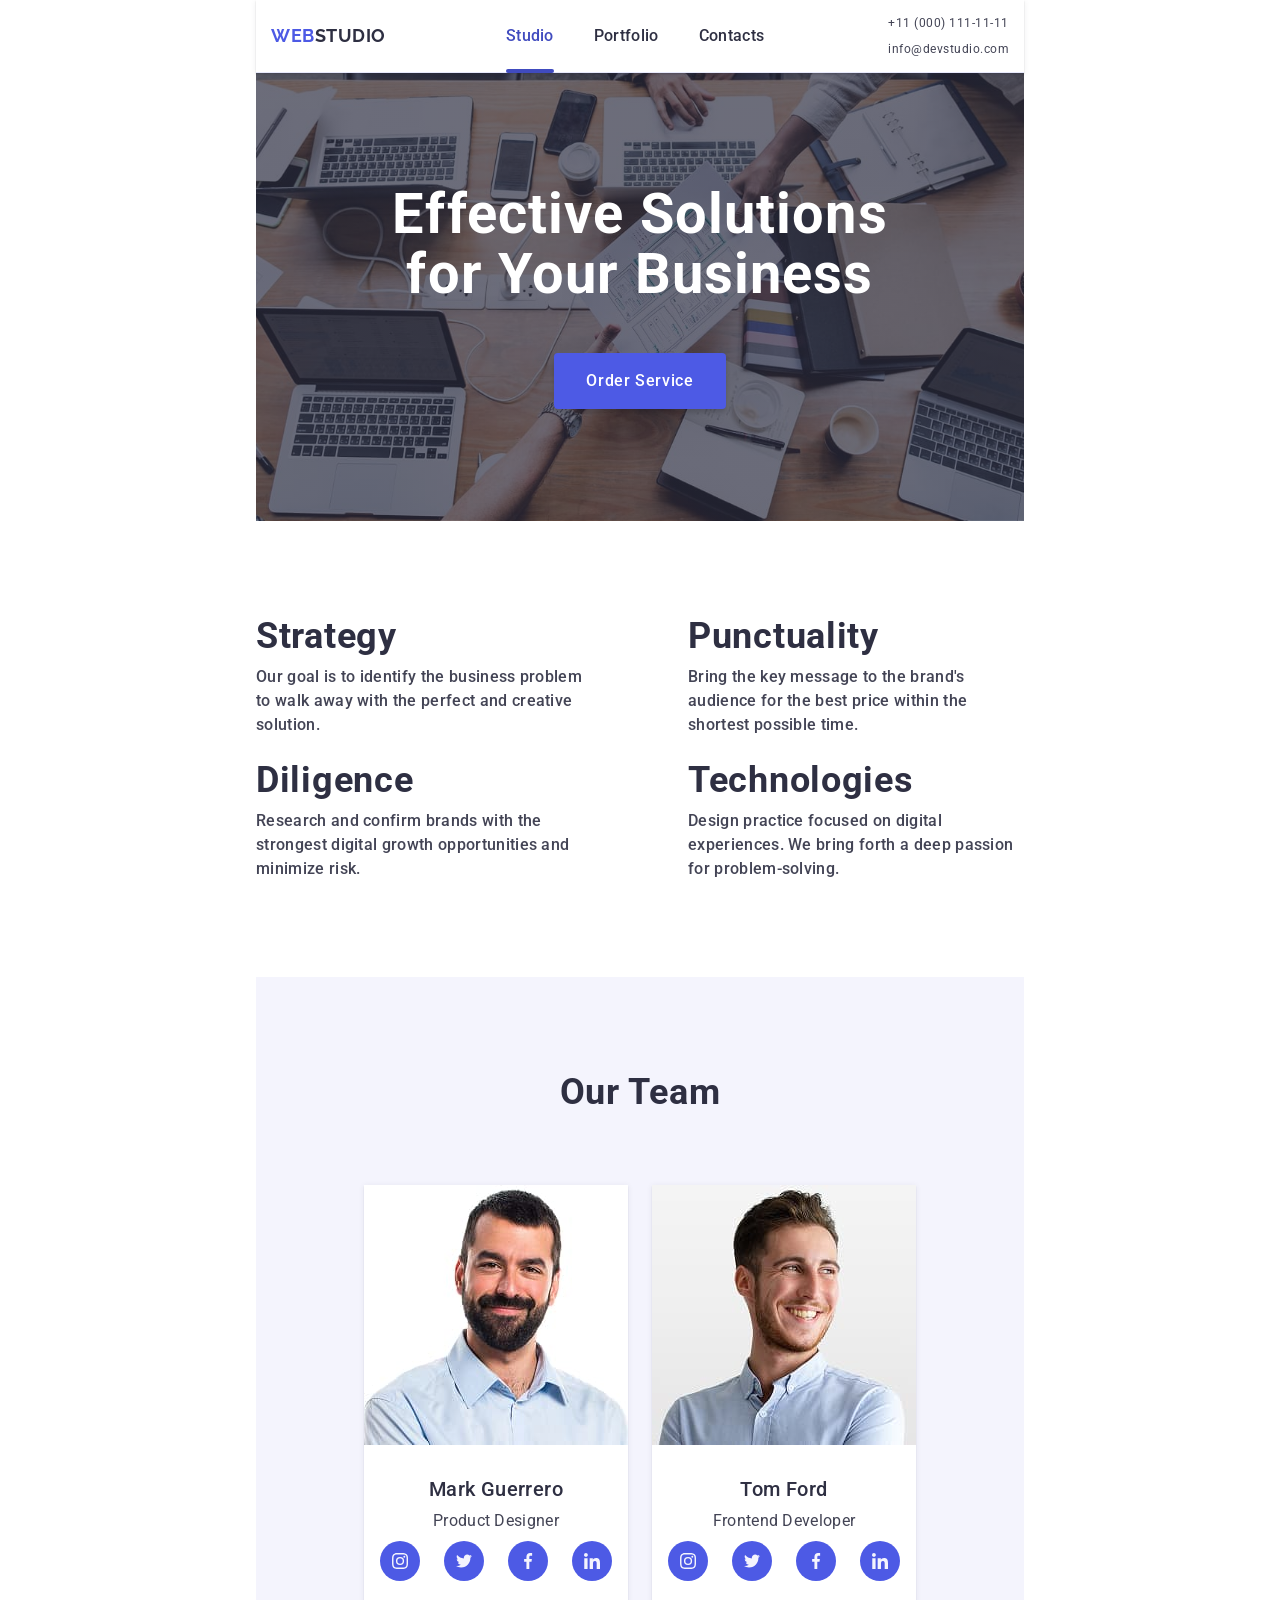
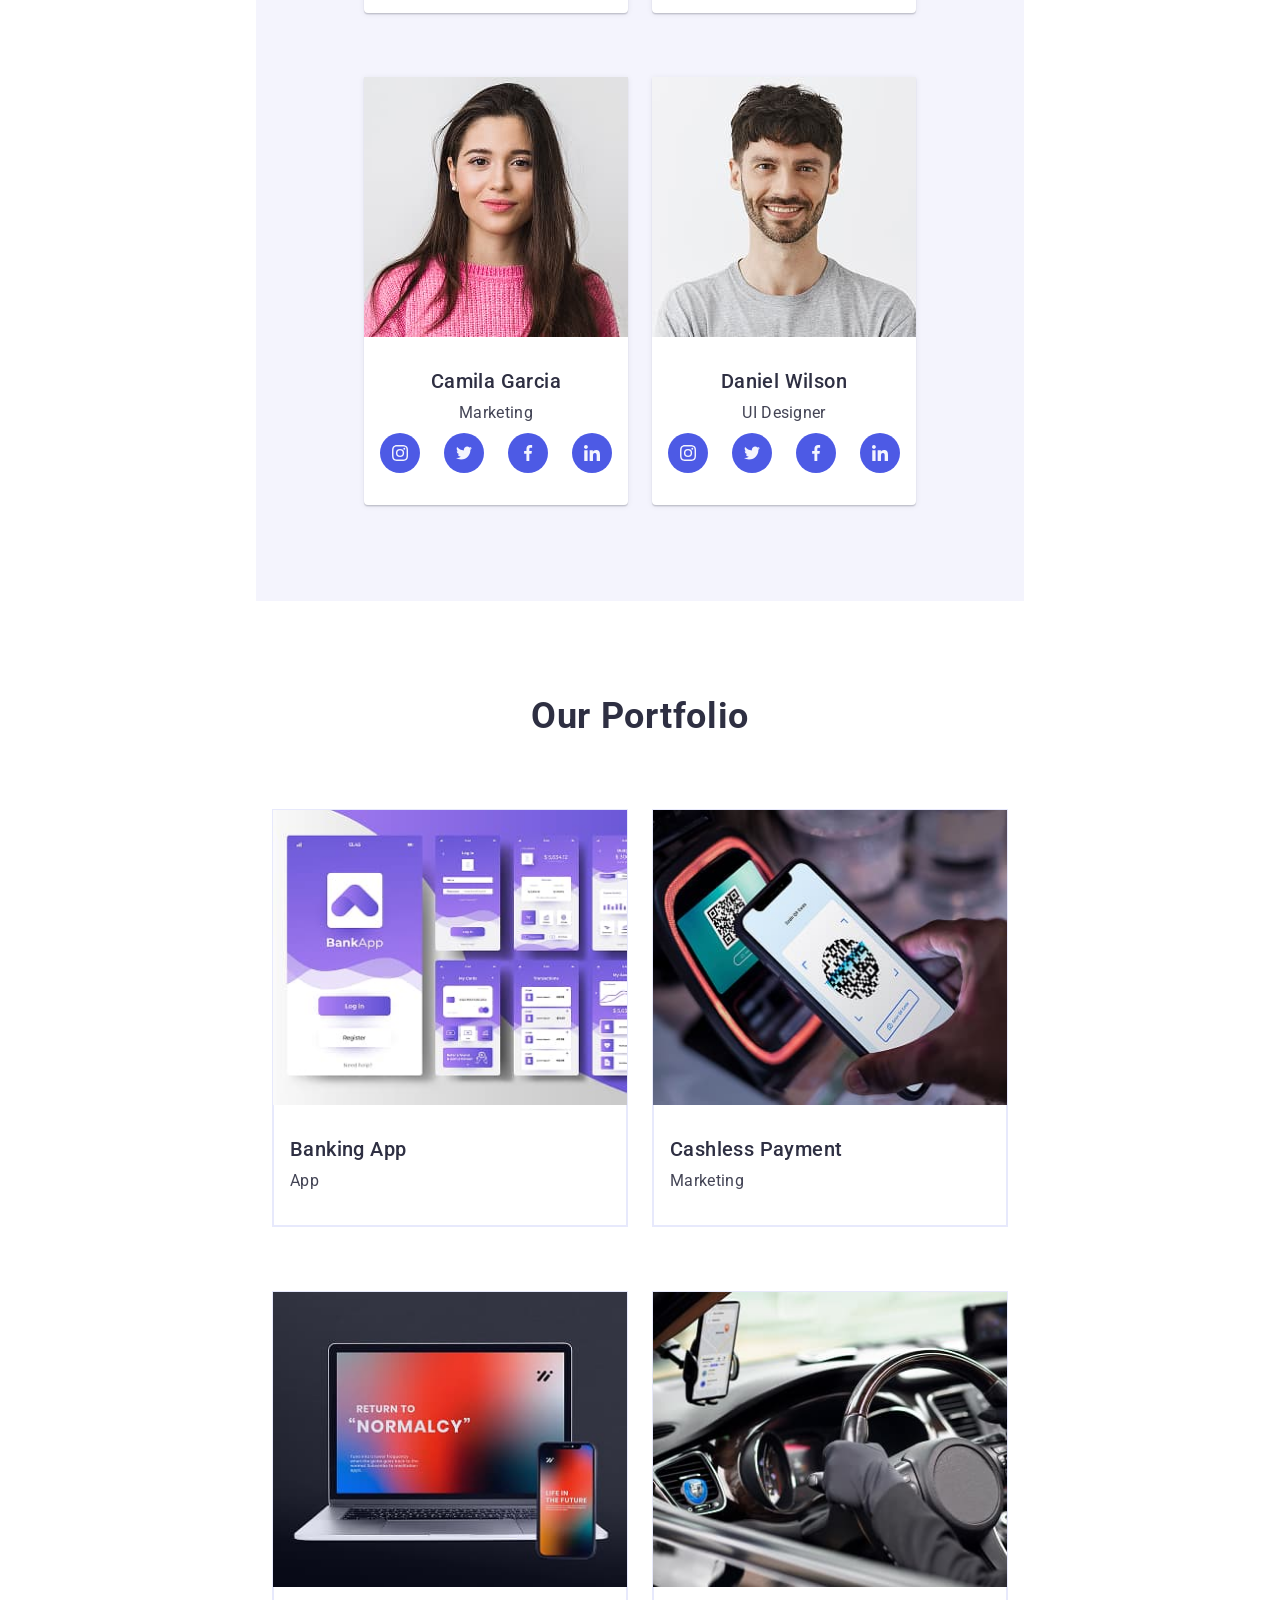
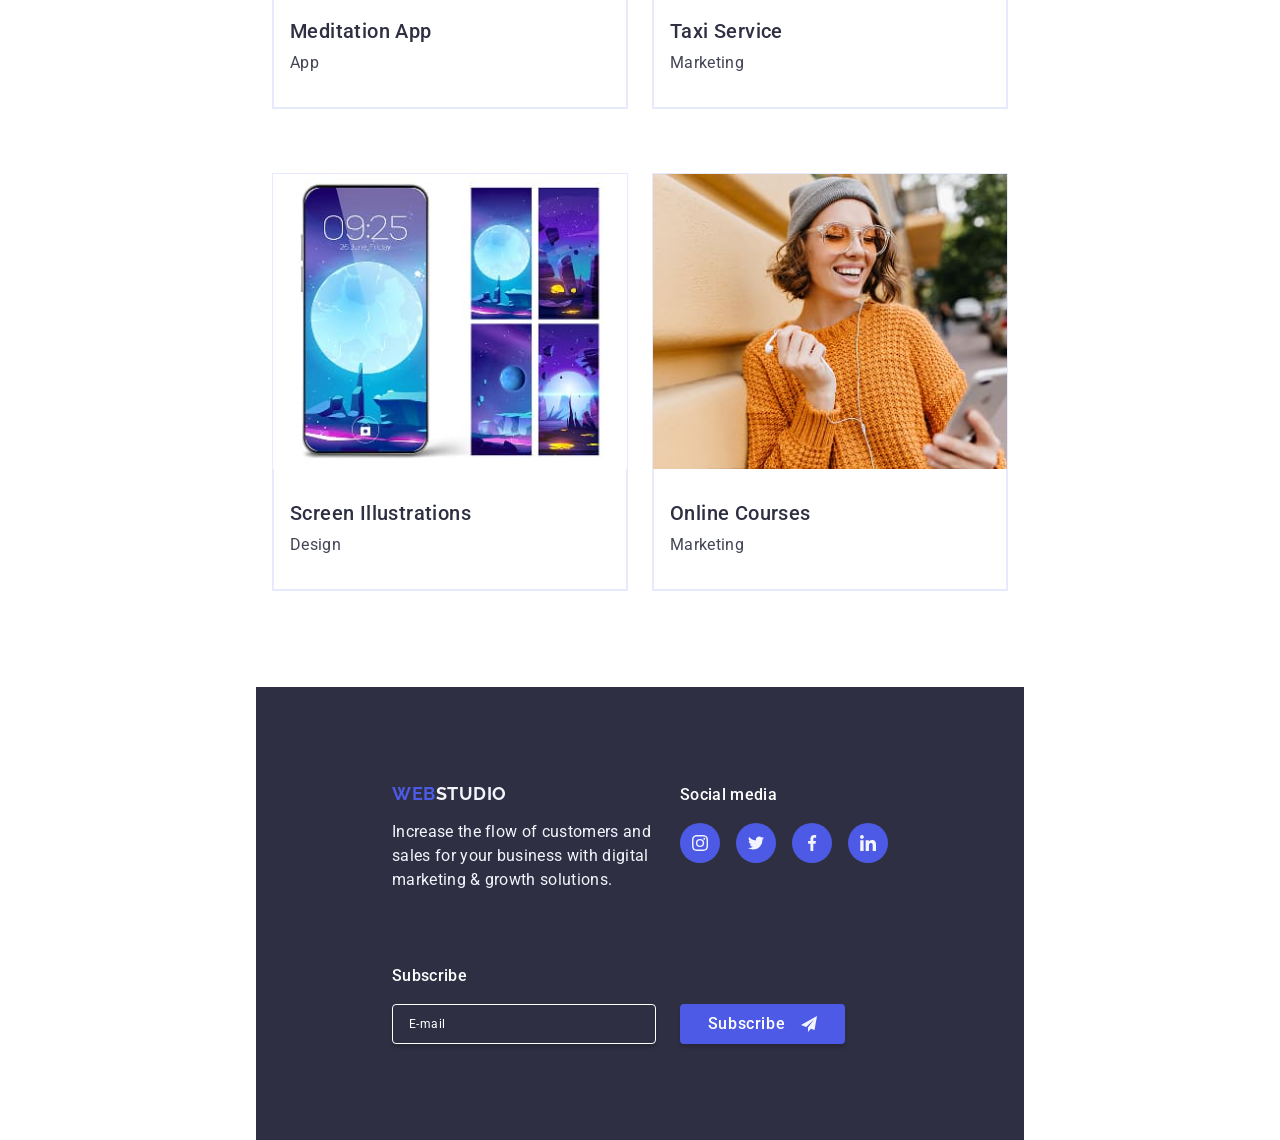
<file: index.html>
<!DOCTYPE html>
<html lang="en">
  <head>
    <meta charset="UTF-8">
    <meta name="viewport" content="width=device-width, initial-scale=1">
    <title>WebStudio</title>
    <!-- fonts -->
    <link rel="preconnect" href="https://fonts.googleapis.com">
    <link rel="preconnect" href="https://fonts.gstatic.com" crossorigin >
    <link href="https://fonts.googleapis.com/css2?family=Raleway:wght@700&family=Roboto:wght@400;500;700&display=swap" rel="stylesheet">
    <!-- styles -->
    <link rel="stylesheet" href="https://cdnjs.cloudflare.com/ajax/libs/modern-normalize/3.0.1/modern-normalize.min.css">
    <link rel="stylesheet" href="./css/styles.css">
  </head>

  <body>
    <!-- main page of project -->
    <header class="page-header">
      <div class="container is-open">
        <nav class="main-nav">
          <a class="logo" href="./index.html">Web<span class="logo-style">Studio</span> </a>
          <ul class="menu-nav list">
            <li class="menu-nav__item active">
              <a class="menu-nav__link" href="./index.html">Studio</a>
            </li>
            <li class="menu-nav__item">
              <a class="menu-nav__link" href="">Portfolio</a>
            </li>
            <li class="menu-nav__item">
              <a class="menu-nav__link" href="">Contacts</a>
            </li>
          </ul>
        </nav>
        <address class="address">
          <ul class="menu-nav--contact-position list">
            <li class="menu-nav__item">
              <a class="contact" href="mailto:info@devstudio.com"
                >info@devstudio.com</a
              >
            </li>
            <li class="menu-nav__item">
              <a class="contact" href="tel:+110001111111"
                >+11 (000) 111-11-11</a
              >
            </li>
          </ul>
        </address>
        <ul class="header__list--social list">
              <li class="social__item">
                  <a class="social__link" href="" target="_blank" rel="noopener nofollow noreferrer" aria-label="Connect by instagram">
                    <svg class="icon" width="24" height="24">
                        <use href="./images/icons.svg#icon-instagram"></use>
                    </svg>
                  </a>                 
              </li>
              <li class="social__item">
                  <a class="social__link" href="" target="_blank" rel="noopener nofollow noreferrer" aria-label="Connect by twitter">
                    <svg class="icon" width="24" height="24">
                        <use href="./images/icons.svg#icon-twitter"></use>
                    </svg>
                  </a>              
              </li>
              <li class="social__item">
                  <a class="social__link" href="" target="_blank" rel="noopener nofollow noreferrer" aria-label="Connect by facebook">
                    <svg class="icon" width="24" height="24">
                        <use href="./images/icons.svg#icon-facebook"></use>
                    </svg>
                  </a>              
              </li>
              <li class="social__item">
                 <a class="social__link" href="" target="_blank" rel="noopener nofollow noreferrer" aria-label="Connect by linkedin">
                    <svg class="icon" width="24" height="24">
                        <use href="./images/icons.svg#icon-linkedin"></use>
                    </svg>
                  </a>
              </li>
        </ul>       
        <button class="menu_btn" type="button" aria-label="Menu" data-menu-button>
          <svg class="icon-menu_24px" width="17px" height="14.5px">
            <use class="icon-menu-close" href="./images/icons.svg#icon-vector"></use>
            <use class="icon-menu-open" href="./images/icons.svg#icon-menu_24px"></use>
          </svg>
        </button>
      </div>
    </header>

    <main>
      <!-- Hero -->
      <section class="hero section">
        <div class="container">
          <h1 class="hero__title">Effective Solutions for Your Business</h1>
          <button class="standart-button" type="button">Order Service</button>
        </div>
      </section>

      <!-- our advantages -->
      <section class="adventages section">
        <div class="container">
          <h2 class="section__title visually-hidden">Advantages</h2>
          <ul class="advantages__list list">
            <li class="item advantages__item">
              <div class="advantages__icon">
                  <svg class="icon-antenna" width="64" height="64"><use href="./images/icons.svg#icon-antenna"></use></svg>
              </div>
              <h3 class="advantages__title">Strategy</h3>
              <p class="advantages--description">
                Our goal is to identify the business problem to walk away with the
                perfect and creative solution.
              </p>
            </li>
            <li class="item advantages__item">
              <div class="advantages__icon">
                  <svg class="icon-clock" width="64" height="64"><use href="./images/icons.svg#icon-clock"></use></svg>
              </div>
              <h3 class="advantages__title">Punctuality</h3>
              <p class="advantages--description">
                Bring the key message to the brand's audience for the best price
                within the shortest possible time.
              </p>
            </li>
            <li class="item advantages__item">
              <div class="advantages__icon">
                  <svg class="icon-diagram" width="64" height="64"><use href="./images/icons.svg#icon-diagram"></use></svg>
              </div>
              <h3 class="advantages__title">Diligence</h3>
              <p class="advantages--description">
                Research and confirm brands with the strongest digital growth
                opportunities and minimize risk.
              </p>
            </li>
            <li class="item advantages__item">
              <div class="advantages__icon">
                  <svg class="icon-astronaut" width="64" height="64"><use href="./images/icons.svg#icon-astronaut"></use></svg>
              </div>
              <h3 class="advantages__title">Technologies</h3>
              <p class="advantages--description">
                Design practice focused on digital experiences. We bring forth a
                deep passion for problem-solving.
              </p>
            </li>
          </ul>
        </div>
      </section>

      <!-- our team -->
      <section class="team section">
        <div class="container">
          <h2 class="section__title">Our Team</h2>
          <ul class="list team__list">
            <li class="item team__item">
                <img
                  src="./images/team/product_designer_1x.jpg"
                  srcset="./images/team/product_designer_1x.jpg 1x, ./images/team/product_designer_2x.jpg 2x"
                  alt="Product Designer"
                >
                <div class="team__item-wrap">
                  <h3 class="team--member">Mark Guerrero</h3>
                  <p class="team--position">Product Designer</p>
                  <ul class="social__list list">
                        <li class="social__item">
                         <a class="social__link " href="" target="_blank" rel="noopener nofollow noreferrer" aria-label="Connect by the instagram" >
                              <svg class="icon" width="16" height="16">
                                  <use href="./images/icons.svg#icon-instagram"></use>
                              </svg>
                            </a>
                        </li>
                        <li class="social__item">
                            <a class="social__link" href="" target="_blank" rel="noopener nofollow noreferrer" aria-label="Connect by the twitter">
                              <svg class="icon" width="16" height="16">
                                  <use href="./images/icons.svg#icon-twitter"></use>
                              </svg>
                            </a>
                        </li>
                        <li class="social__item">
                            <a class="social__link" href="" target="_blank" rel="noopener nofollow noreferrer" aria-label="Connect by the facebook">
                                <svg class="icon" width="16" height="16">
                                    <use href="./images/icons.svg#icon-facebook"></use>
                                </svg>
                              </a>
                        </li>
                        <li class="social__item">
                            <a class="social__link" href="" target="_blank" rel="noopener nofollow noreferrer" aria-label="Connect by the linkedin">
                              <svg class="icon" width="16" height="16">
                                  <use href="./images/icons.svg#icon-linkedin"></use>
                              </svg>
                            </a>
                        </li>
                  </ul>                       
                </div>
            </li>
            <li class="item team__item">
                <img
                  src="./images/team/frontend_developer_1x.jpg"
                  srcset="./images/team/frontend_developer_1x.jpg 1x, ./images/team/frontend_developer_2x.jpg 2x"
                  alt="Frontend Developer"
                >
                <div class="team__item-wrap">
                  <h3 class="team--member">Tom Ford</h3>
                  <p class="team--position">Frontend Developer</p>
                  <ul class="social__list list">
                    <li class="social__item">
                            <a class="social__link" href="" target="_blank" rel="noopener nofollow noreferrer" aria-label="Connect by the instagram" >
                              <svg class="icon" width="16" height="16">
                                  <use href="./images/icons.svg#icon-instagram"></use>
                              </svg>
                            </a>
                        </li>
                        <li class="social__item">
                            <a class="social__link" href="" target="_blank" rel="noopener nofollow noreferrer" aria-label="Connect by the twitter">
                              <svg class="icon" width="16" height="16">
                                  <use href="./images/icons.svg#icon-twitter"></use>
                              </svg>
                            </a>
                        </li>
                        <li class="social__item">
                            <a class="social__link" href="" target="_blank" rel="noopener nofollow noreferrer" aria-label="Connect by the facebook">
                              <svg class="icon" width="16" height="16">
                                  <use href="./images/icons.svg#icon-facebook"></use>
                              </svg>
                            </a>
                        </li>
                        <li class="social__item">
                            <a class="social__link" href="" target="_blank" rel="noopener nofollow noreferrer" aria-label="Connect by the linkedin">
                              <svg class="icon" width="16" height="16">
                                  <use href="./images/icons.svg#icon-linkedin"></use>
                              </svg>
                            </a>
                        </li>
                  </ul>    
                </div>
            </li>
            <li class="item team__item">
                <img
                  src="./images/team/marketing_1x.jpg"
                  srcset="./images/team/marketing_1x.jpg 1x, ./images/team/marketing_2x.jpg 2x"
                  alt="Marketing"
                >
                <div class="team__item-wrap">
                  <h3 class="team--member">Camila Garcia</h3>
                  <p class="team--position">Marketing</p>
                  <ul class="social__list list">
                        <li class="social__item">
                            <a class="social__link" href="" target="_blank" rel="noopener nofollow noreferrer" aria-label="Connect by the instagram" >
                              <svg class="icon" width="16" height="16">
                                  <use href="./images/icons.svg#icon-instagram"></use>
                              </svg>
                            </a>
                        </li>
                        <li class="social__item">
                            <a class="social__link" href="" target="_blank" rel="noopener nofollow noreferrer" aria-label="Connect by the twitter">
                              <svg class="icon" width="16" height="16">
                                  <use href="./images/icons.svg#icon-twitter"></use>
                              </svg>
                            </a>
                        </li>
                        <li class="social__item">
                            <a class="social__link" href="" target="_blank" rel="noopener nofollow noreferrer" aria-label="Connect by the facebook">
                              <svg class="icon" width="16" height="16">
                                  <use href="./images/icons.svg#icon-facebook"></use>
                              </svg>
                            </a>
                        </li>
                        <li class="social__item">
                            <a class="social__link" href="" target="_blank" rel="noopener nofollow noreferrer" aria-label="Connect by the linkedin">
                              <svg class="icon" width="16" height="16">
                                  <use href="./images/icons.svg#icon-linkedin"></use>
                              </svg>
                            </a>
                        </li>
                  </ul>
                </div>
            </li>
            <li class="item team__item">
                <img
                  src="./images/team/ui_designer_1x.jpg"
                  srcset="./images/team/ui_designer_1x.jpg 1x, ./images/team/ui_designer_2x.jpg 2x"
                  alt="UI Designer"
                >
                <div class="team__item-wrap">
                  <h3 class="team--member">Daniel Wilson</h3>
                  <p class="team--position">UI Designer</p>
                  <ul class="social__list list">
                    <li class="social__item">
                            <a class="social__link" href="" target="_blank" rel="noopener nofollow noreferrer" aria-label="Connect by the instagram" >
                              <svg class="icon" width="16" height="16">
                                  <use href="./images/icons.svg#icon-instagram"></use>
                              </svg>
                            </a>
                        </li>
                        <li class="social__item">
                            <a class="social__link" href="" target="_blank" rel="noopener nofollow noreferrer" aria-label="Connect by the twitter">
                              <svg class="icon" width="16" height="16">
                                  <use href="./images/icons.svg#icon-twitter"></use>
                              </svg>
                            </a>
                        </li>
                        <li class="social__item">
                            <a class="social__link" href="" target="_blank" rel="noopener nofollow noreferrer" aria-label="Connect by the facebook">
                              <svg class="icon" width="16" height="16">
                                  <use href="./images/icons.svg#icon-facebook"></use>
                              </svg>
                            </a>
                        </li>
                        <li class="social__item">
                            <a class="social__link" href="" target="_blank" rel="noopener nofollow noreferrer" aria-label="Connect by the linkedin">
                              <svg class="icon" width="16" height="16">
                                  <use href="./images/icons.svg#icon-linkedin"></use>
                              </svg>
                            </a>
                        </li>
                  </ul>
                </div>
            </li>
          </ul>
        </div>
      </section>

      <!--our portfolio -->
      <section class="portfolio section">
        <div class="container">
          <h2 class="section__title">Our Portfolio</h2>
          <ul class="list portfolio__list">
            <li class="item portfolio__item">
              <div class="poster__card--img">
                  <img
                    src="./images/portfolio/banking-app.jpg"
                    srcset="./images/portfolio/banking-app.jpg 1x, ./images/portfolio/banking-app-2x.jpg 2x"
                    alt="banking app"
                  >
                <p class="poster__card_contant">
                    <span class="poster__card_content_text">14 Stylish and User-Friendly App Design Concepts · Task Manager App · Calorie Tracker App · Exotic Fruit Ecommerce App · Cloud Storage App</span>
                </p>
              </div>
              <div class="portfolio__item-wrap">
                <h3 class="portfolio--project">Banking App</h3>
                <p class="portfolio--field">App</p>
              </div>
            </li>
            <li class="item portfolio__item">
              <div class="poster__card--img">
                  <img
                    src="./images/portfolio/cashless-payment.jpg"
                    srcset="./images/portfolio/cashless-payment.jpg 1x, ./images/portfolio/cashless-payment-2x.jpg 2x"
                    alt="cashless payment"
                  >
                <p class="poster__card_contant">
                    <span class="poster__card_content_text">14 Stylish and User-Friendly App Design Concepts · Task Manager App · Calorie Tracker App · Exotic Fruit Ecommerce App · Cloud Storage App</span>
                </p>
              </div>
              <div class="portfolio__item-wrap">
                <h3 class="portfolio--project">Cashless Payment</h3>
                <p class="portfolio--field">Marketing</p>
              </div>
            </li>
            <li class="item portfolio__item">
              <div class="poster__card--img">
                  <img
                    src="./images/portfolio/meditation-app.jpg"
                    srcset="./images/portfolio/meditation-app.jpg 1x, ./images/portfolio/meditation-app-2x.jpg 2x"
                    alt="meditation app"
                  >
                <p class="poster__card_contant">
                    <span class="poster__card_content_text">14 Stylish and User-Friendly App Design Concepts · Task Manager App · Calorie Tracker App · Exotic Fruit Ecommerce App · Cloud Storage App</span>
                </p>
              </div>
              <div class="portfolio__item-wrap">
                <h3 class="portfolio--project">Meditation App</h3>
                <p class="portfolio--field">App</p>
              </div>
            </li>
            <li class="item portfolio__item">
              <div class="poster__card--img">
                <img
                  src="./images/portfolio/taxi-service.jpg"
                  srcset="./images/portfolio/taxi-service.jpg 1x, ./images/portfolio/taxi-service-2x.jpg 2x"
                  alt="taxi service"
                >
                <p class="poster__card_contant">
                  <span class="poster__card_content_text">14 Stylish and User-Friendly App Design Concepts · Task Manager App · Calorie Tracker App · Exotic Fruit Ecommerce App · Cloud Storage App</span>
                </p>
              </div>
              <div class="portfolio__item-wrap">
                <h3 class="portfolio--project">Taxi Service</h3>
                <p class="portfolio--field">Marketing</p>
              </div>
            </li>
            <li class="item portfolio__item">
              <div class="poster__card--img">
                  <img
                    src="./images/portfolio/screen-illustrations.jpg"
                    srcset="./images/portfolio/screen-illustrations.jpg 1x, ./images/portfolio/screen-illustrations-2x.jpg 2x"
                    alt="screen illustrations"
                  >
                <p class="poster__card_contant">
                    <span class="poster__card_content_text">14 Stylish and User-Friendly App Design Concepts · Task Manager App · Calorie Tracker App · Exotic Fruit Ecommerce App · Cloud Storage App</span>
                </p>
              </div>
              <div class="portfolio__item-wrap">
                <h3 class="portfolio--project">Screen Illustrations</h3>
                <p class="portfolio--field">Design</p>
              </div>
            </li>
            <li class="item portfolio__item">
              <div class="poster__card--img">
                  <img
                    src="./images/portfolio/online-courses.jpg"
                    srcset="./images/portfolio/online-courses.jpg 1x, ./images/portfolio/online-courses-2x.jpg 2x"
                    alt="online courses"
                  >
                <p class="poster__card_contant">
                    <span class="poster__card_content_text">14 Stylish and User-Friendly App Design Concepts · Task Manager App · Calorie Tracker App · Exotic Fruit Ecommerce App · Cloud Storage App</span>
                </p>
              </div>
              <div class="portfolio__item-wrap">
                <h3 class="portfolio--project">Online Courses</h3>
                <p class="portfolio--field">Marketing</p>
              </div>
            </li>
          </ul>
        </div>
      </section>
    </main>

    <footer class="footer">
      <div class="container">
        <div class="footer_column_a column">
          <a class="logo footer-logo" href="./index.html"> Web<span class="logo-style">Studio</span> </a>
          <p class="footer__text">
            Increase the flow of customers and sales for your business with digital
            marketing & growth solutions.
          </p>
        </div>
        <div class="footer_column_b column">
          <p class="footer_title">Social media</p>
          <ul class="footer__list--social list">
              <li class="social__item">
                  <a class="social__link" href="" target="_blank" rel="noopener nofollow noreferrer" aria-label="Connect by instagram">
                    <svg class="icon" width="24" height="24">
                        <use href="./images/icons.svg#icon-instagram"></use>
                    </svg>
                  </a>                 
              </li>
              <li class="social__item">
                  <a class="social__link" href="" target="_blank" rel="noopener nofollow noreferrer" aria-label="Connect by twitter">
                    <svg class="icon" width="24" height="24">
                        <use href="./images/icons.svg#icon-twitter"></use>
                    </svg>
                  </a>              
              </li>
              <li class="social__item">
                  <a class="social__link" href="" target="_blank" rel="noopener nofollow noreferrer" aria-label="Connect by facebook">
                    <svg class="icon" width="24" height="24">
                        <use href="./images/icons.svg#icon-facebook"></use>
                    </svg>
                  </a>              
              </li>
              <li class="social__item">
                 <a class="social__link" href="" target="_blank" rel="noopener nofollow noreferrer" aria-label="Connect by linkedin">
                    <svg class="icon" width="24" height="24">
                        <use href="./images/icons.svg#icon-linkedin"></use>
                    </svg>
                  </a>
              </li>
          </ul>                 
        </div>
        <div class="footer_column_c column">
              <p class="footer_title">Subscribe</p>
              <form class="mail-submit">
                <label class="email-label">
                  <input type="email" name="email-for-news" class="email-for-news" placeholder="E-mail" >
                </label>
                <button class="standart-button btn-news" type="submit">Subscribe
                    <svg class="icon icon-iconsend" width="24" height="24">
                        <use href="./images/icons.svg#icon-iconsend"></use>
                    </svg>
                </button>
              </form>

        </div>

      </div>
    </footer>

          <!-- modal window -->
    <div class="backdrop" data-modal>
        <div class="backdrop__modal">
            <button class="backdrop__btn-close" data-modal-close type="button" aria-label="Close modal window">
                <svg class="icon-vector" width="8" height="8">
                    <use href="./images/icons.svg#icon-vector"></use>
                </svg>
            </button>

            <p class="anketa__title">Leave your contacts and we will call you back</p>

            <form class="form anketa__container" autocomplete="on">    
                <div class="question form__question">
                    <label class="question__label" for="user-name">Name</label>
                    <div class="question__container-input">
                        <input class="input-form" type="text" name="user-name" id="user-name" placeholder=" " >
                        <svg class="form-icon" width="18" height="24">
                            <use href="./images/icons.svg#icon-man"></use>
                        </svg>
                    </div>
                </div>
                <div class="question form__question">
                    <label class="question__label" for="phone-number">Phone</label>
                    <div class="question__container-input">
                        <input class="input-form" type="tel" name="phone-number" id="phone-number" placeholder=" ">
                        <svg class="form-icon" width="18" height="24">
                            <use href="./images/icons.svg#icon-phone"></use>
                        </svg>
                    </div>
                </div>
                <div class="question form__question">
                    <label class="question__label" for="email">Email</label>
                    <div class="question__container-input">
                        <input class="input-form" type="email" name="email" id="email" placeholder=" " >
                        <svg class="form-icon" width="18" height="24">
                            <use href="./images/icons.svg#icon-mail"></use>
                        </svg>
                    </div>
                </div>
                <div class="question form__question">
                    <label class="question__label" for="user-comment">Comment</label>
                    <textarea class="comments-form" id="user-comment" name="user-comment" placeholder="Text input" rows="7"></textarea>
                </div>
                <div class="question form__agreement">
                  <input class="style-checkbox visually-hidden" type="checkbox"  id="user-privacy"  value="true" name="user-privacy" >
                  <label class="question__label"  for="user-privacy">
                    <span class="checkbox-icon-container">
                          <svg class="icon icon-checkmark" width="10" height="8"> 
                              <use href="./images/icons.svg#icon-checkmark"></use>
                          </svg>
                      </span>
                        I accept the terms and conditions of the&nbsp;
                    <a href="" target="_blank" rel="noopener nofollow noreferrer" class="link--underline">
 
                            Privacy Policy

                    </a>
                    </label>
                </div>
 
                    <button class="standart-button btn-form" type="submit">Send</button>

            </form>

        </div>
    </div>

  </body>

</html>
</file>
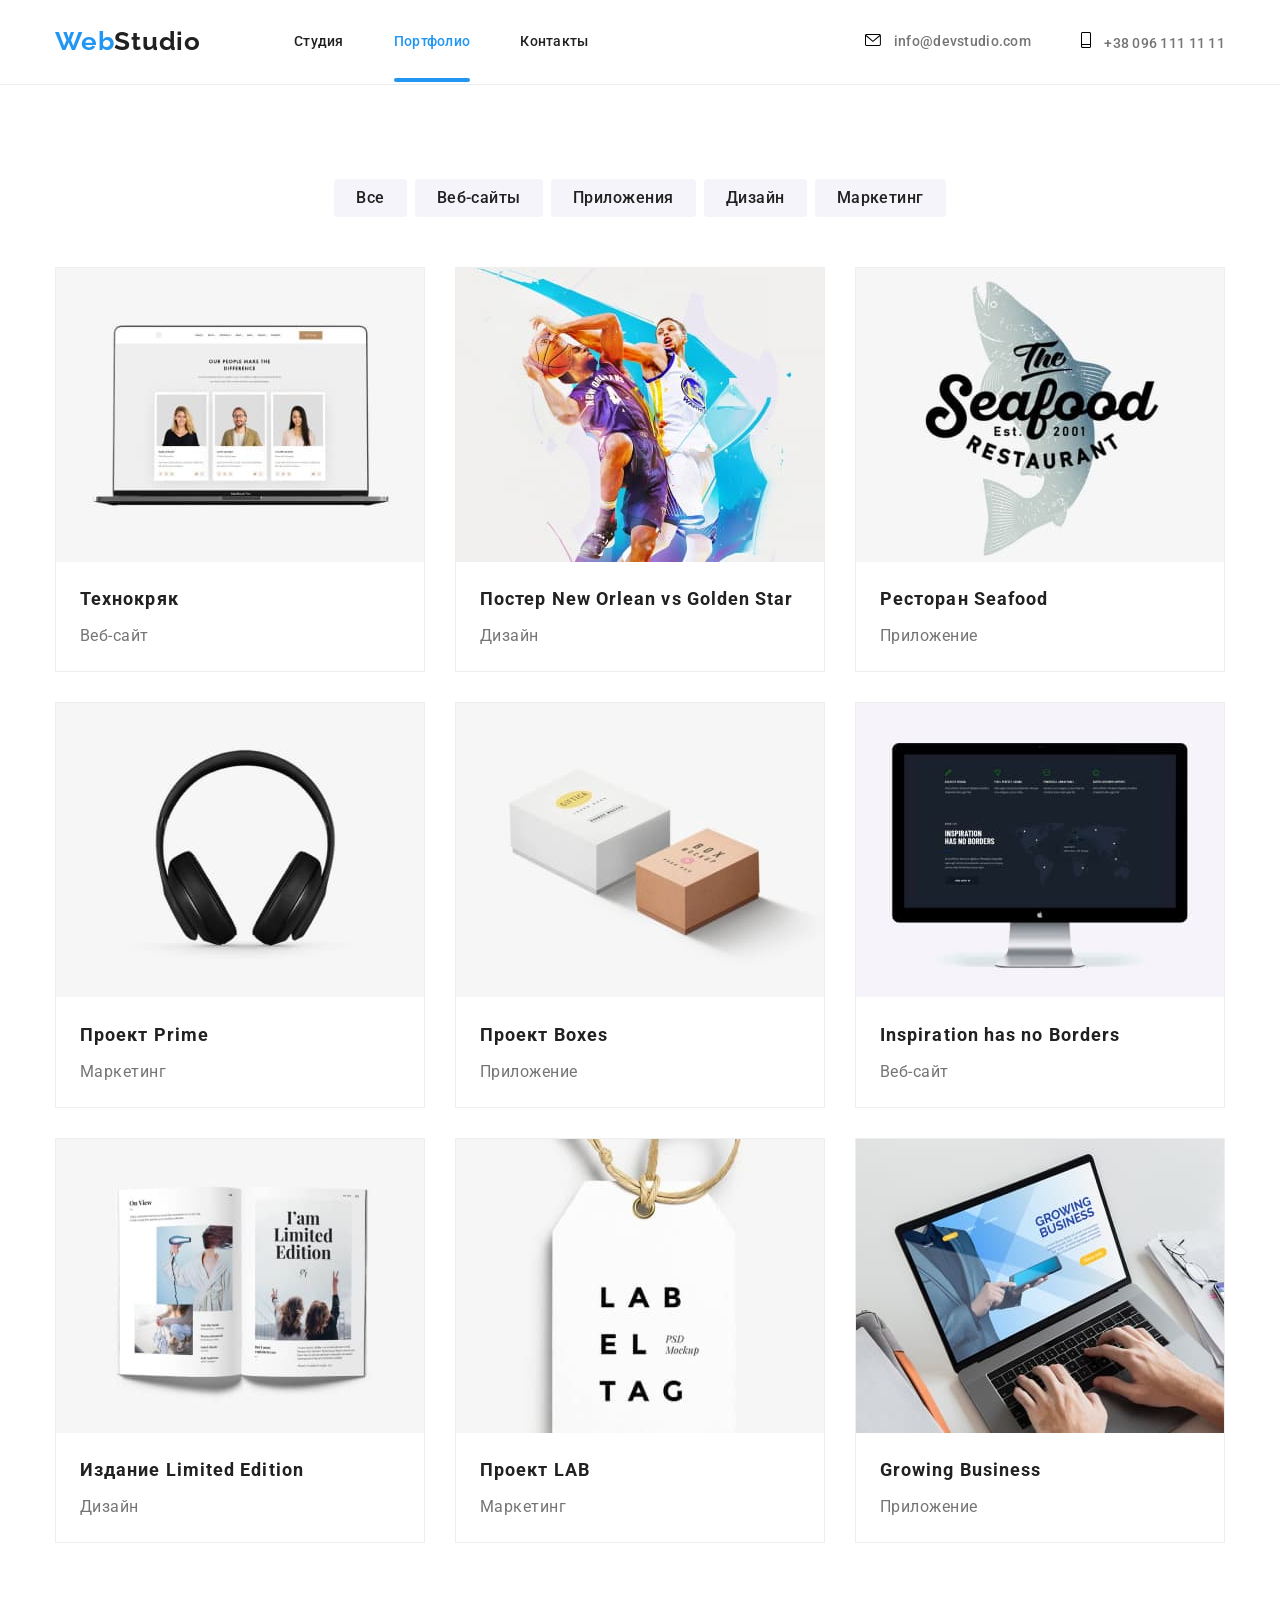
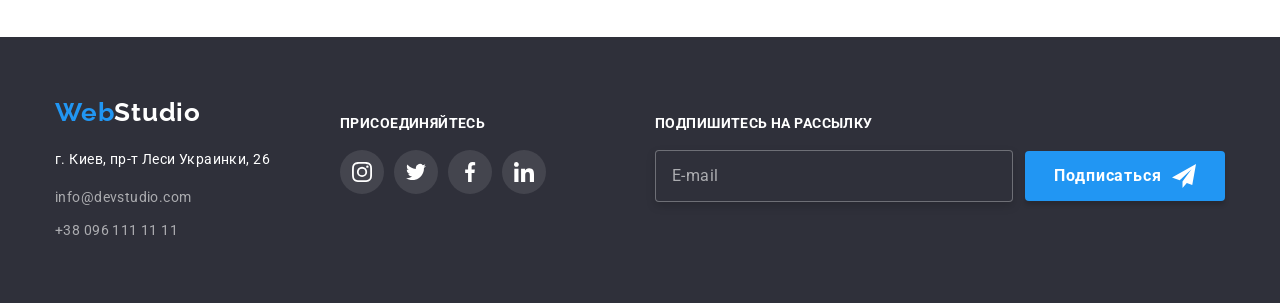
<file: portfolio.html>
<!DOCTYPE html>
<html lang="ru">
<head>
    <meta charset="UTF-8">
    <meta http-equiv="X-UA-Compatible" content="IE=edge">
    <meta name="viewport" content="width=device-width, initial-scale=1.0">
    <title>Web-Studio-Portfolio (Version-2.1)</title>
      <!-- fonts -->
        <link rel="preconnect" href="https://fonts.googleapis.com">
        <link rel="preconnect" href="https://fonts.gstatic.com" crossorigin>
        <link href="https://fonts.googleapis.com/css2?family=Raleway:wght@700&family=Roboto:wght@400;500;700;900&display=swap" rel="stylesheet">
      <!-- styles -->
        <link rel="stylesheet" href="https://cdnjs.cloudflare.com/ajax/libs/modern-normalize/1.0.0/modern-normalize.min.css"/>
        <!-- <link href="./css/main.css" rel="stylesheet"> -->
        <link href="./css/style.css" rel="stylesheet">
</head>
<body>
    <!-- page of our projects -->
    <header class="page-header header-container">
        <nav class="menu main-nav container">
        <a class="logo" href="./index.html" rel="noreferrer nofollow noopener"><p><span class="color-logo">Web</span>Studio</p></a>
            <ul class="menu-nav list">
                <li class="menu-nav-item"><a class="menu-item page-location" href="./index.html" rel="noreferrer nofollow noopener">Студия</a></li>
                <li class="menu-nav-item"><a class="menu-item page-location active" href="./portfolio.html" rel="noreferrer nofollow noopener">Портфолио</a></li>
                <li class="menu-nav-item"><a class="menu-item page-location" href="" rel="noreferrer nofollow noopener">Контакты</a></li>
            </ul>
            <ul class="menu-nav-contact list">
                <li class="menu-nav-item">
                    <a class="menu-item contact" href="mailto:info@devstudio.com">
                        <svg class="icon-envelope"><use href="./images/icons/icon.svg#icon-envelope"></use></svg>
                        info@devstudio.com</a></li>
                <li class="menu-nav-item">
                    <a class="menu-item contact" href="tel:+380961111111">
                        <svg class="icon-smartphone"><use href="./images/icons/icon.svg#icon-smartphone"></use></svg>
                        +38 096 111 11 11</a></li>
            </ul>
        </nav>
    </header>
    <main>
        <!-- filter of projects -->
        <section class="filter section-item">
            <div class="container container-filter">
                <h2 class="do-not-show">Выбор типа проекта</h2>
                <ul class="list filter-container">
                    <li class="list-filter"><button class="filter-button" type="button">Все</button></li>
                    <li class="list-filter"><button class="filter-button" type="button">Веб-сайты</button></li>
                    <li class="list-filter"><button class="filter-button" type="button">Приложения</button></li>
                    <li class="list-filter"><button class="filter-button" type="button">Дизайн</button></li>
                    <li class="list-filter"><button class="filter-button" type="button">Маркетинг</button></li>
                </ul>
                <!-- list of projects -->
                <ul class="list poster-container">
                    <li class="poster-inter">
                        <div class="border-project">
                        <a class="poster-inter-link" href="" rel="noopener nofollow noreferrer">
                            <div class="img-container">
                                <div class="poster-contant">
                                    <span class="poster-content-text">Ресурс предлагает комплексные предложения с разным уровнем функционала и сервисов. Все это позволит посетителю получить исчерпывающие сведения о компании или частном лице.</span>
                                </div>
                                <img class="poster-project" src="images/projects/tehnocryak.jpg" alt="Постер проекта Технокряк" width="370">
                            </div>    
                                <div class="style-project-name">
                                    <p class="name-project">Технокряк</p>
                                    <p class="type-project">Веб-сайт</p>
                                </div>
                        </a>
                        </div> 
                    </li>
                    <li class="poster-inter">
                        <div class="border-project">
                        <a class="poster-inter-link" href="" rel="noopener nofollow noreferrer">
                            <div class="img-container">
                                <img class="poster-project" src="images/projects/poster-neworlean.jpg" alt="Постер проекта Новый Орлеан против Золотой Звезды" width="370">
                            </div>
                            <div class="style-project-name"> 
                                <p class="name-project">Постер New Orlean vs Golden Star</p>
                                <p class="type-project">Дизайн</p>
                            </div>
                        </a>
                        </div>
                    </li>
                    <li class="poster-inter">
                        <div class="border-project">
                        <a class="poster-inter-link" href="" rel="noopener nofollow noreferrer">
                            <div class="img-container">
                                <img class="poster-project" src="images/projects/restoran-seafood.jpg" alt="Постер проекта Ресторан Морепродукты" width="370">
                            </div>
                            <div class="style-project-name">
                                <p class="name-project">Ресторан <span lang="en">Seafood</span></p>
                                <p class="type-project">Приложение</p>
                            </div>
                        </a>
                        </div>
                    </li>
                    <li class="poster-inter">
                        <div class="border-project">
                        <a class="poster-inter-link" href="" rel="noopener nofollow noreferrer">
                            <div class="img-container">
                                <img class="poster-project" src="images/projects/project-prime.jpg" alt="Постер проекта Prime" width="370">
                            </div>
                            <div class="style-project-name">
                                <p class="name-project">Проект <span lang="en">Prime</span></p>
                                <p class="type-project">Маркетинг</p>
                            </div>
                        </a>
                        </div>
                    </li>
                    <li class="poster-inter">
                        <div class="border-project">
                        <a class="poster-inter-link" href="" rel="noopener nofollow noreferrer">
                            <div class="img-container">
                                <img class="poster-project" src="images/projects/project-boxes.jpg" alt="Постер проекта Коробки" width="370">
                            </div>
                            <div class="style-project-name">
                                <p class="name-project">Проект <span lang="en">Boxes</span></p>
                                <p class="type-project">Приложение</p>
                            </div>
                        </a>
                        </div>
                    </li>
                    <li class="poster-inter">
                        <div class="border-project">
                        <a class="poster-inter-link" href="" rel="noopener nofollow noreferrer">
                            <div class="img-container">
                                <img class="poster-project" src="images/projects/project-inspiration-no-borders.jpg" alt="Постер проекта Вдохновение без границ" width="370">
                            </div>
                            <div class="style-project-name">
                                <p lang="en" class="name-project">Inspiration has no Borders</p>
                                <p class="type-project">Веб-сайт</p>
                            </div>
                        </a>
                        </div>
                    </li>
                    <li class="poster-inter">
                        <div class="border-project">
                        <a class="poster-inter-link" href="" rel="noopener nofollow noreferrer">
                            <div class="img-container">
                                <img class="poster-project" src="images/projects/project-limited-edition.jpg" alt="Постер проекта Издания Ограниченный выпуск" width="370">
                            </div>
                            <div class="style-project-name">
                                <p class="name-project">Издание <span lang="en">Limited Edition</span></p>
                                <p class="type-project">Дизайн</p>
                            </div>
                        </a>
                        </div>
                    </li>
                    <li class="poster-inter">
                        <div class="border-project">
                        <a class="poster-inter-link" href="" rel="noopener nofollow noreferrer">
                            <div class="img-container">
                                <img class="poster-project" src="images/projects/project-lab.jpg" alt="Постер проекта LAB" width="370">
                            </div>
                            <div class="style-project-name">
                                <p class="name-project">Проект <span lang="en">LAB</span></p>
                                <p class="type-project">Маркетинг</p>
                            </div>
                        </a>
                        </div>
                    </li>
                    <li class="poster-inter">
                        <div class="border-project">
                            <a class="poster-inter-link control" href="" rel="noopener nofollow noreferrer">
                                <div class="img-container">
                                    <img class="poster-project" src="images/projects/growing-business.jpg" alt="Постер проекта растущий бизнес" width="370">
                                </div>
                                <div class="style-project-name">
                                    <p lang="en" class="name-project">Growing Business</p>
                                    <p class="type-project">Приложение</p>
                                </div>
                            </a>  
                        </div>    
                    </li>
                </ul>
            </div>
        </section>
    </main>
    <footer>
        <div class="container footer-container">
            <div class="footer-column1">
                <div class="footer-logo">
                        <a class="logo place-footer" href="./index.html" rel="noreferrer nofollow noopener"><p class="footer-contact paragraf"><span class="color-logo">Web</span><span class="whitecolor-logo">Studio</span></p></a>
                </div>    
                <address>
                    <ul class="list list-footer">
                        <li class="post-address item-footer"><p>г. Киев, пр-т Леси Украинки, 26</p></li>
                        <li class="item-footer"><a class="contact contact-item" href="mailto:info@example.com">info@devstudio.com</a></li>
                        <li class="item-footer"><a class="contact contact-item" href="tel:+380961111111">+38 096 111 11 11</a></li>
                    </ul>
                </address>
            </div>
            <div class="footer-column2">
                <h4 class="footer-title">присоединяйтесь</h4>
                <ul class="socialicon-footerlist list">
                    <li class="social-item">
                        <a class="social-link" href="" target="_blank" rel="noopener nofollow noreferrer" aria-label="Мы в Истаграмме">
                            <div class="social-icon">
                                <svg class="icon icon-footer icon-instagram">
                                    <use href="./images/icons/icon.svg#icon-instagram"></use>
                                </svg>
                            </div>
                        </a>                 
                    </li>
                    <li class="social-item">
                        <a class="social-link" href="" target="_blank" rel="noopener nofollow noreferrer" aria-label="Мы в Твиттере">
                            <div class="social-icon">
                                <svg class="icon icon-footer icon-twitter">
                                    <use href="./images/icons/icon.svg#icon-twitter"></use>
                                </svg>
                            </div>                              
                        </a>
                    </li>
                    <li class="social-item">
                        <a class="social-link" href="" target="_blank" rel="noopener nofollow noreferrer" aria-label="Мы в Фейсбук">
                            <div class="social-icon">
                                <svg class="icon icon-footer icon-facebook">
                                    <use href="./images/icons/icon.svg#icon-facebook"></use>
                                </svg>
                            </div>                        
                        </a>
                    </li>
                    <li class="social-item">
                        <a class="social-link" href="" target="_blank" rel="noopener nofollow noreferrer" aria-label="Мы в Линкедин">
                            <div class="social-icon">
                                <svg class="icon icon-footer icon-linkedin">
                                    <use href="./images/icons/icon.svg#icon-linkedin"></use>
                                </svg>
                            </div>
                        </a>
                    </li>
                </ul>                 
            </div>
            <div class="footer-column3">
                <h4 class="footer-title">Подпишитесь на рассылку</h4>
                <ul class="mail-footerlist list">
                    <li class="mail-news-submit">
                        <input type="email" name="email-for-news" class="email-for-news" placeholder="E-mail"/>
                        <button class="order btn-news" type="submit">Подписаться
                            <svg class="icon icon-iconsend">
                                <use href="images/icons/icon.svg#icon-iconsend"></use>
                            </svg>
                        </button>
                    </li>
                </ul>
            </div>
        </div>
    </footer>
</body>
</html>
</file>
<file: css/styles.css>
:root {
  --iris: #4d5ae5;
  --ocean: #404bbf;
  --navy-blue: #2e2f42;
  --green: #31d0aa;
  --slate: #434455;
  --light-slate: #8e8f99;
  --cornflower: #e7e9fc;
  --cloud: #f4f4fd;
  --navy-blue-modal: rgba(46, 47, 66, 0.4);
  --grey: rgba(46, 47, 66, 0.7);
  --white: #fff;
  --dairy: #fcfcfc;
  --font-family: "Roboto", sans-serif;
  --second-family: "Raleway", sans-serif;
  --mobile: 320px;
  --tablet: 768px;
  --desktop: 1440px;
}

* {
  box-sizing: border-box;
}

body {
  font-family: "Roboto", sans-serif;
  line-height: 1.5;
  font-size: 16px;
  font-style: normal;
  color: var(--slate);
  letter-spacing: 0.02em;
  background-color: var(--white);
  max-width: var(--mobile);
  margin: 0 auto;
  width: auto;
  overflow-x: hidden;
}
@media screen and (min-width: 320px) and (max-width: 768px) {
  body {
    max-width: var(--mobile);
  }
}
@media screen and (min-width: 768px) and (max-width: 1440px) {
  body {
    max-width: var(--tablet);
  }
}
@media screen and (min-width: 1440px) {
  body {
    min-width: var(--desktop);
  }
}

h1,
h2,
h3,
h4,
h5,
h6,
p,
ul {
  margin: 0;
  padding: 0;
  font-weight: normal;
  list-style: none;
}

img {
  display: block;
}

a {
  text-decoration: none;
}

.container {
  display: flex;
  justify-content: center;
  margin: 0 auto;
  padding: 0 15px;
}

.section {
  padding: 96px 0;
  max-width: 1440px;
  margin: 0 auto;
}

@media screen and (min-width: 768px) {
  .container {
    padding: 0;
  }

  .section {
    padding: 96px 0;
  }
}

@media screen and (min-width: 1440px) {
  .container {
    padding: 0 156px;
  }

  .section {
    padding: 120px 0;
  }
}

.section__title {
  font-weight: 700;
  font-size: 36px;
  line-height: 1.11;
  letter-spacing: 0.02em;
  text-transform: capitalize;
  text-align: center;
}

.visually-hidden {
  position: absolute;
  width: 1px;
  height: 1px;
  margin: -1px;
  border: 0;
  padding: 0;

  white-space: nowrap;
  clip-path: inset(100%);
  clip: rect(0 0 0 0);
  overflow: hidden;
}

.list {
  display: flex;
}

.icon {
  width: 16px;
  height: 16px;
  fill: var(--cloud);
}

/* HEADER */
.page-header {
  width: 100%;
  position: relative;
  border-bottom: 1px solid var(--cornflower);
  box-shadow: 0 1px 6px 0 rgba(46, 47, 66, 0.08),
    0 1px 1px 0 rgba(46, 47, 66, 0.16), 0 2px 1px 0 rgba(46, 47, 66, 0.08);
  background: var(--white);
}

.page-header .container {
  flex-direction: row;
  justify-content: space-between;
  padding: 0 15px;
  align-items: center;
}

@media screen and (min-width: 1440px) {
  .page-header .container {
    padding: 0 156px;
  }
}

.container .header__list--social {
  display: none;
}

.container.is-open .header__list--social {
  display: flex;
  gap: 40px;
  flex-direction: row;
  flex-wrap: wrap;
  width: 100%;
}

.main-nav {
  display: flex;
  flex-direction: row;
  align-items: center;
}

.main-nav .list,
.menu-nav--contact-position.list {
  gap: 40px;
  visibility: hidden;
  display: none;
}

@media screen and (max-width: 768px) {
  .page-header .container.is-open {
    max-width: var(--mobile);
    position: fixed;
    width: 100%;
    height: 100%;
    display: flex;
    justify-content: start;
    flex-direction: column;
    z-index: 5;
    background: var(--white);
    padding: 72px 16px 40px;
  }

  .container.is-open .main-nav,
  .container.is-open .main-nav .list,
  .container.is-open .menu-nav--contact-position.list {
    visibility: visible;
    display: flex;
    flex-direction: column;
    font-weight: 700;
    font-size: 36px;
    line-height: 1.11;
    letter-spacing: 0.02em;
    color: var(--navy-blue);
  }

  .container.is-open .menu-nav--contact-position.list {
    font-family: var(--font-family);
    font-weight: 500;
    font-size: 20px;
    line-height: 1.2;
    letter-spacing: 0.02em;
    color: var(--slate);
    flex-direction: column-reverse;
    width: 100%;
    gap: 24px;
    margin-bottom: 48px;
  }

  .container.is-open .menu-nav--contact-position.list:first-child {
    color: var(--iris);
  }

  .container.is-open .main-nav {
    width: 100%;
    padding-bottom: 168px;
  }

  .container.is-open .menu-nav__link {
    padding: 0;
  }

  .container.is-open .active a::after {
    display: none;
  }

  .container.is-open .main-nav .list {
    display: flex;
    gap: 40px;
    justify-content: start;
    width: 100%;
  }

  .container.is-open .main-nav .list:first-child {
    color: var(--ocean);
  }

  .container.is-open .logo {
    display: none;
  }

  .container.is-open .address {
    width: 100%;
  }

  .container.is-open .menu_btn {
    top: 24px;
    right: 24px;
  }
}

@media screen and (min-width: 768px) {
  .main-nav .list,
  .menu-nav--contact-position.list {
    visibility: visible;
    display: flex;
  }
}

.main-nav .logo {
  position: relative;
}

@media screen and (min-width: 768px) {
    .main-nav .logo {
    margin-right: 120px;
  }
}

@media screen and (min-width: 1440px) {
  .main-nav .logo {
    margin-right: 76px;
  }
}

.logo {
  font-family: var(--second-family);
  font-weight: 700;
  font-size: 18px;
  line-height: 1.17;
  letter-spacing: 0.03em;
  text-transform: uppercase;
  color: var(--iris);
  display: inline-block;
  padding: 16px 0;
}

.logo-style {
  color: #2e2f42;
  /* color: var(--navy-blue); */
}

.menu-nav__link {
  color: var(--navy-blue);
  font-weight: 500;
  display: block;
  position: relative;
  transition: color 250ms cubic-bezier(0.4, 0, 0.2, 1);
  cursor: pointer;
  padding: 24px 0;
}

.menu-nav__link:hover,
.menu-nav__link:focus {
  color: var(--ocean);
}

.address {
  font-style: normal;
  display: flex;
  justify-content: center;
  align-items: center;
}

.contact {
  color: var(--slate);
  cursor: pointer;
  transition: color 250ms cubic-bezier(0.4, 0, 0.2, 1);
}
.contact:hover,
.contact:focus {
  color: var(--ocean);
}

.menu-nav__item {
  position: relative;
}

.menu-nav__item.active {
  position: relative;
}

.menu-nav__item.active a {
  color: var(--ocean);
}

.active a::after {
  position: absolute;
  content: "";
  display: block;
  border-radius: 2px;
  left: 0;
  bottom: -1px;
  width: 100%;
  height: 4px;
  background: var(--ocean);
  transition: background-color 250ms cubic-bezier(0.4, 0, 0.2, 1);
}

.menu_btn {
  width: 24px;
  height: 24px;
  position: absolute;
  top: 16px;
  right: 16px;
  display: flex;
  justify-content: center;
  align-items: center;
  background-color: transparent;
  border: none;
  outline: none;
}

@media screen and (min-width: 768px) {
  .menu_btn,
  .container .header__list--social.list {
    display: none;
    visibility: hidden;
  }

  .menu-nav--contact-position.list {
    flex-direction: column-reverse;
    gap: 12px;
    margin-left: 121px;
  }

  .address {
    font-size: 12px;
    line-height: 1.17;
    letter-spacing: 0.04em;
    color: var(--slate);
  }
}

@media screen and (min-width: 1440px) {
  .menu-nav--contact-position.list {
    flex-direction: row;
    margin: 0;
    width: 100%;
    justify-content: end;
    gap: 40px;
  }

  .address {
    font-size: 16px;
    line-height: 1.5;
  }

  .address .menu-nav__item {
    min-width: 151px;
  }
}

/* HERO */
.hero.section {
  background: var(--navy-blue);
  padding: 72px 0;
  background-image: linear-gradient(
      rgba(46, 47, 66, 0.7),
      rgba(46, 47, 66, 0.7)
    ),
    url("../images/hero/people-office-1.jpg");
  background-repeat: no-repeat;
  background-size: cover;
  background-position: center;
  margin: 0 auto;
}
@media (min-resolution: 192dpi) {
  .box {
    background-image: linear-gradient(
        rgba(46, 47, 66, 0.7),
        rgba(46, 47, 66, 0.7)
      ),
      url("../images/hero/people-office-2x.jpg");
  }
}

@media screen and (min-width: 768px) {
  .hero.section {
    padding: 112px 0;
  }
}

@media screen and (min-width: 1440px) {
  .hero.section {
    padding: 188px 0;
  }
}

.hero .container {
  gap: 72px;
  flex-direction: column;
  justify-content: center;
  align-items: center;
  padding: 0 15px;
}

@media screen and (min-width: 768px) {
  .hero .container {
    gap: 48px;
  }
}

.hero__title {
  max-width: 216px;
  font-weight: 700;
  font-size: 36px;
  line-height: 1.11;
  text-align: center;
  letter-spacing: 0.02em;
  color: var(--white);
}

@media screen and (min-width: 768px) {
  .hero__title {
    max-width: 496px;
    font-size: 56px;
    line-height: 1.07;
  }
}

.standart-button {
  font-family: var(--font-family);
  min-width: 169px;
  height: 56px;
  padding: 16px 32px;
  border: none;
  border-radius: 4px;
  box-shadow: 0 4px 4px 0 rgba(0, 0, 0, 0.15);
  font-weight: 500;
  line-height: 1.5;
  background: var(--iris);
  color: var(--white);
  letter-spacing: 0.04em;
  cursor: pointer;
  transition: background-color 250ms cubic-bezier(0.4, 0, 0.2, 1);
  font-size: 16px;
}

.standart-button:hover,
.standart-button:focus {
  background-color: var(--ocean);
}

/* ADVANTAGES */
.advantages__title {
  font-weight: 700;
  letter-spacing: 0.02em;
  font-size: 36px;
  line-height: 1.11;
  color: var(--navy-blue);
  margin-bottom: 8px;
  text-align: center;
}

@media screen and (min-width: 768px) {
  .advantages__title {
    font-weight: 700;
    font-size: 36px;
    line-height: 1.11;
    text-align: start;
  }
}

@media screen and (min-width: 1440px) {
  .advantages__title {
    font-weight: 500;
    font-size: 20px;
    line-height: 1.2;
    text-align: start;
  }
}

.advantages--description {
  font-weight: 500;
  font-size: 16px;
  line-height: 1.5;
  letter-spacing: 0.02em;
  color: var(--slate);
}

.advantages__icon {
  border: 1px solid var(--light-slate);
  border-radius: 4px;
  max-width: 264px;
  width: 100%;
  background: var(--cloud);
  display: none;
  justify-content: center;
  align-items: center;
  height: 112px;
  margin-bottom: 8px;
}

@media screen and (min-width: 1440px) {
  .advantages__icon {
    display: flex;
  }
}

@media screen and (min-width: 768px) {
  .advantages__list {
    display: flex;
  }
}

.advantages__list {
  gap: 72px;
  flex-direction: column;
  justify-content: space-between;
  margin: 0 auto;
}

@media screen and (min-width: 768px) {
  .advantages__list {
    flex-direction: row;
    gap: 24px;
    flex-wrap: wrap;
  }
}

@media screen and (min-width: 1440px) {
  .advantages__list {
    gap: 24px;
  }
}

.advantages__item {
  display: flex;
  flex-direction: column;
  width: 100%;
  /* gap: 8px; */
}

@media screen and (min-width: 768px) {
  .advantages__item {
    max-width: 356px;
    width: calc(100% / 2 - 24px * 2);
  }
}

@media screen and (min-width: 1440px) {
  .advantages__item {
    max-width: 264px;
  }
}

/* TEAM */
.team .container {
  flex-direction: column;
}

.team.section {
  background: var(--cloud);
  color: var(--navy-blue);
}

.team .section__title {
  margin-bottom: 72px;
}

.team__list {
  gap: 72px;
  flex-direction: column;
  justify-content: center;
  margin: auto 0;
}

@media screen and (min-width: 768px) {
  .team__list {
    flex-direction: row;
    justify-content: center;
    flex-wrap: wrap;
    row-gap: 64px;
    column-gap: 24px;
    max-width: calc(264px * 2 + 24px);
    margin: 0 auto;
  }
}

@media screen and (min-width: 1440px) {
  .team__list {
    justify-content: space-between;
    gap: 24px;
    max-width: calc(264px * 4 + 24px * 3);
  }
}

.team__item {
  background: var(--white);
  border-radius: 0 0 4px 4px;
  box-shadow: 0 2px 1px 0 rgba(46, 47, 66, 0.08),
    0 1px 1px 0 rgba(46, 47, 66, 0.16), 0 1px 6px 0 rgba(46, 47, 66, 0.08);
  text-align: center;
  margin: 0 auto;
  width: 100%;
  max-width: 264px;
}

@media screen and (min-width: 768px) {
  .team__item {
    width: 100%;
    max-width: calc((100% - 24px) / 2);
  }
}

@media screen and (min-width: 1440px) {
  .team__item {
    width: 100%;
    max-width: calc((100% - 72px) / 4);
  }
}

.team__item-wrap {
  padding: 32px 0;
}

.team__item img {
  margin: 0 auto;
  width: 100%;
  max-width: 264px;
  max-height: 260px;
}

.team--member {
  font-weight: 500;
  font-size: 20px;
  line-height: 1.2;
  letter-spacing: 0.02em;
  margin-bottom: 8px;
}

.team--position {
  color: #434455;
  /* color: var(--slate); */
}

.social__list {
  display: flex;
  /* flex-wrap: nowrap; */
  width: 100%;
  justify-content: center;
  gap: 24px;
  margin-top: 8px;
}

.social__item {
  width: 40px;
  height: 40px;
}

.social__link {
  position: relative;
  width: 100%;
  height: 100%;
  display: flex;
  justify-content: center;
  align-items: center;
  background-color: var(--iris);
  border-radius: 50%;
  transition: background-color 250ms cubic-bezier(0.4, 0, 0.2, 1);
}

.team__item:hover .social__link,
.team__item:focus .social__link {
  background-color: var(--ocean);
}

.social__link:hover,
.social__link:focus,
.social__link:active {
  background-color: var(--ocean);
}

/* PORTFOLIO */
.portfolio.section {
  color: var(--navy-blue);
}

.portfolio .container {
  flex-direction: column;
}

.poster__card--img {
  position: relative;
  overflow: hidden;
  cursor: pointer;
  object-fit: cover;
}

.portfolio__item:hover .poster__card_contant,
.portfolio__item:focus .poster__card_contant {
  transform: translateY(0%);
}

.poster__card_contant {
  position: absolute;
  top: 0;
  left: 0;
  background: var(--iris);
  width: 100%;
  height: 100%;
  font-size: 16px;
  line-height: 1.5;
  letter-spacing: 0.02em;
  padding: 40px 32px;
  color: var(--cloud);
  transform: translateY(100%);
  transition: transform 250ms cubic-bezier(0.4, 0, 0.2, 1);
}

.portfolio .section__title {
  margin-bottom: 72px;
}

.portfolio__list {
  flex-wrap: wrap;
  flex-direction: column;
  row-gap: 48px;
  justify-content: center;
  margin: auto 0;
}

@media screen and (min-width: 768px) {
  .portfolio__list {
    flex-direction: row;
    justify-content: center;
    flex-direction: row;
    flex-wrap: wrap;
    max-width: calc(356px * 2 + 24px);
    row-gap: 64px;
    column-gap: 24px;
    margin: 0 auto;
  }
}

@media screen and (min-width: 1440px) {
  .portfolio__list {
    flex-direction: row;
    column-gap: 24px;
    justify-content: space-between;
    max-width: calc(356px * 3 + 24px * 2);
  }
}

.portfolio__item {
  background-color: var(--white);
  border: 1px solid var(--cornflower);
  transition: box-shadow 250ms cubic-bezier(0.4, 0, 0.2, 1);
  max-width: 288px;
}

@media screen and (min-width: 768px) {
  .portfolio__item {
    width: 100%;
    max-width: calc((100% - 24px) / 2);
  }
}

@media screen and (min-width: 1440px) {
  .portfolio__item {
    width: calc((100% - 48px) / 3);
  }
}

.portfolio__item:hover {
  box-shadow: 0px 1px 6px rgba(46, 47, 66, 0.08),
    0px 1px 1px rgba(46, 47, 66, 0.16), 0px 2px 1px rgba(46, 47, 66, 0.08);
}

.portfolio__item img {
  margin: 0 auto;
  width: 100%;
  max-width: 288px;
  max-height: 280px;
}

@media screen and (min-width: 768px) {
  .portfolio__item img {
    max-width: 356px;
    max-height: 300px;
  }
}

.portfolio__item-wrap {
  padding: 32px 16px;
  text-align: start;
  border-bottom: 1px solid var(--cornflower);
  border-left: 1px solid var(--cornflower);
  border-right: 1px solid var(--cornflower);
}

.portfolio--project {
  font-weight: 500;
  font-size: 20px;
  line-height: 1.2;
  letter-spacing: 0.02em;
  margin-bottom: 8px;
}

.portfolio--field {
  color: var(--slate);
}

/* FOOTER */
.footer {
  background: var(--navy-blue);
  padding: 96px 0;
}

@media screen and (min-width: 1440px) {
  .footer {
    padding: 100px 0;
  }
}

.footer .container {
  justify-content: start;
  flex-direction: column;
  justify-content: center;
  gap: 72px;
  align-items: center;
}

@media screen and (min-width: 768px) {
  .footer .container {
    flex-direction: row;
    flex-wrap: wrap;
    width: 100%;
    max-width: calc(264px + 208px + 24px);
    column-gap: 24px;
    row-gap: 72px;
  }
}

@media screen and (min-width: 1440px) {
  .footer .container {
    align-items: baseline;
    max-width: 100%;
    flex-wrap: nowrap;
    gap: 0;
  }
}

.column {
  display: flex;
  flex-direction: column;
  justify-content: center;
  align-items: center;
}

.column.footer_column_a {
  margin-right: 0px;
}

@media screen and (min-width: 768px) {
  .column.footer_column_a {
    max-width: 264px;
    justify-content: start;
    align-items: start;
  }
}

@media screen and (min-width: 1440px) {
  .column.footer_column_a {
    margin-right: 120px;
    width: 264px;
    min-width: 264px;
  }
}

.column.footer_column_b {
  margin-right: 0px;
  gap: 16px;
}

@media screen and (min-width: 768px) {
  .column.footer_column_b {
    max-width: 208px;
    justify-content: start;
    align-items: start;
    align-self: stretch;
  }
}

@media screen and (min-width: 1440px) {
  .column.footer_column_b {
    margin-right: 80px;
  }
}

.column.footer_column_c {
  display: flex;
  flex-direction: column;
  justify-content: center;
  align-items: center;
  gap: 16px;
  width: 100%;
}

@media screen and (min-width: 768px) {
  .column.footer_column_c {
    align-items: start;
    justify-content: start;
  }
}

.email-label {
  width: 100%;
}

.logo.footer-logo {
  display: inline-block;
  margin-bottom: 16px;
  padding: 0;
}

.footer .logo-style {
  color: #f4f4fd;
}

.footer__list--social {
  gap: 16px;
}

.footer_title {
  font-weight: 500;
  font-size: 16px;
  line-height: 1.5;
  letter-spacing: 0.02em;
  color: var(--white);
}

.footer__text {
  max-width: 264px;
  color: var(--cloud);
}

.footer .social__link:hover,
.footer .social__link:focus {
  background-color: var(--green);
}

.mail-submit {
  flex-direction: column;
  display: flex;
  width: 100%;
  align-items: center;
  justify-content: center;
  gap: 16px;
}

@media screen and (min-width: 768px) {
  .mail-submit {
    flex-direction: row;
    gap: 24px;
    justify-content: start;
    flex-wrap: nowrap;
  }
}
.email-label {
  max-width: 264px;
}

.email-for-news {
  max-width: 264px;
  width: 100%;
  height: 40px;
  border: 1px solid var(--white);
  background-color: transparent;
  font-size: 12px;
  line-height: 2;
  letter-spacing: 0.04em;
  padding-left: 16px;
  box-shadow: 0px 4px 4px rgba(0, 0, 0, 0.15);
  border-radius: 4px;
  color: var(--white);
}

.email-for-news::placeholder {
  font-family: var(--font-family);
  font-weight: 400;
  font-size: 12px;
  line-height: 1.2;
  letter-spacing: 0.04em;
  color: var(--white);
}

.standart-button.btn-news {
  min-width: 165px;
  height: 40px;
  display: flex;
  justify-content: center;
  align-items: center;
  font-family: var(--font-family);
  font-size: 16px;
  font-weight: 500;
  line-height: 1.5;
  letter-spacing: 0.04em;
  cursor: pointer;
  color: var(--white);
  background: var(--iris);
  border: none;
  border-radius: 4px;
  padding: 0;
}

.icon-iconsend {
  margin-left: 16px;
}

/* MODAL WINDOW */

.backdrop {
  position: fixed;
  display: flex;
  justify-content: center;
  align-items: center;
  left: 0;
  top: 0;
  width: 100%;
  height: 100%;
  background-color: rgba(46, 47, 66, 0.4);
  z-index: 9999;
  visibility: hidden;
  opacity: 0;
  pointer-events: auto;
  transition: opacity 250ms cubic-bezier(0.4, 0, 0.2, 1),
    visibility 250ms cubic-bezier(0.4, 0, 0.2, 1);
}

.backdrop__modal {
  position: absolute;
  display: inline-block;
  top: 50%;
  left: 50%;
  transform: translate(-50%, -50%);
  overflow: hidden;
  vertical-align: middle;
  text-align: left;
  background: var(--dairy);
  box-shadow: 0px 1px 1px rgba(0, 0, 0, 0.14), 0px 1px 3px rgba(0, 0, 0, 0.12),
    0px 2px 1px rgba(0, 0, 0, 0.2);
  width: 288px;
  min-height: 623px;
  border-radius: 4px;
  transition: transform 250ms cubic-bezier(0.4, 0, 0.2, 1);
  padding: 72px 16px 24px;
}

@media screen and (min-width: 768px) {
  .mail-backdrop__modal {
    width: 408px;
    min-height: 584px;
    padding: 72px 24px 24px 24px;
  }
}

.backdrop.is-open {
  visibility: visible;
  opacity: 1;
  pointer-events: auto;
}

.backdrop__btn-close {
  display: flex;
  position: absolute;
  top: 24px;
  right: 24px;
  justify-content: center;
  align-items: center;
  border-radius: 50%;
  width: 24px;
  height: 24px;
  cursor: pointer;
  background-color: var(--cornflower);
  border: rgba(0, 0, 0, 0.1) 1px solid;
  padding: 0;
  transition: background-color 250ms cubic-bezier(0.4, 0, 0.2, 1),
    border 250ms cubic-bezier(0.4, 0, 0.2, 1);
}

.backdrop__btn-close:hover,
.backdrop__btn-close:focus {
  background-color: var(--ocean);
  border: none;
}

.backdrop__btn-close .icon-vector {
  fill: var(--navy-blue);
  transition: fill 250ms cubic-bezier(0.4, 0, 0.2, 1);
}

.backdrop__btn-close:hover .icon-vector,
.backdrop__btn-close:focus .icon-vector {
  fill: var(--white);
}

.anketa__title {
  font-family: var(--font-family);
  font-weight: 500;
  font-size: 16px;
  line-height: 1.5;
  letter-spacing: 0.02em;
  text-align: center;
  color: var(--navy-blue);
  margin: 0 0 16px;
}

.form__anketa {
  width: 100%;
  margin: 0 auto;
}

.question__label {
  margin-bottom: 4px;
  font-size: 12px;
  line-height: 1.17;
  letter-spacing: 0.04em;
  font-family: var(--font-family);
  font-weight: 400;
  color: var(--light-slate);
}

.form__question {
  position: relative;
  display: flex;
  flex-direction: column;
}

.comments-form {
  height: 120px;
  font-size: 12px;
  line-height: 1.17;
  letter-spacing: 0.04em;
  color: var(--navy-blue-modal);
  padding: 8px 16px;
  border: 1px solid var(--navy-blue-modal);
  border-radius: 4px;
  background-color: transparent;
  outline: transparent;
  resize: none;
  transition: border-color 250ms cubic-bezier(0.4, 0, 0.2, 1);
}

.form__question > .comments-form:hover,
.form__question > .comments-form:focus,
.form__question > .comments-form:active {
  color: var(--iris);
  border: 1px solid var(--iris);
  outline: none;
}

.form-icon {
  position: absolute;
  top: 50%;
  transform: translateY(-50%);
  left: 16px;
  fill: var(--navy-blue);
  transition: fill 250ms cubic-bezier(0.4, 0, 0.2, 1);
}

.form__question + .form__question {
  margin-top: 10px;
}

.form__question > input {
  padding-left: 42px;
}

.form__question:nth-child(4) {
  margin-bottom: 16px;
}

.form__agreement {
  position: relative;
  margin-top: 16px;
  margin-bottom: 24px;
}

.form__agreement .question__label {
  display: block;
  align-items: center;
  line-height: 1.7;
  text-align: center;
  font-family: var(--font-family);
  font-weight: 400;
  font-size: 12px;
  line-height: 117%;
  letter-spacing: 0.04em;
  color: var(--light-slate);
}

.checkbox-icon-container {
  height: 16px;
  width: 16px;
  margin-right: 8px;
}

.link--underline {
  line-height: 1.33;
  text-decoration: underline;
  text-decoration-skip-ink: none;
  color: var(--iris);
}

.standart-button.btn-form {
  display: block;
  min-width: 169px;
  height: 56px;
  font-family: var(--font-family);
  font-size: 16px;
  font-weight: 500;
  line-height: 1.5;
  letter-spacing: 0.04em;
  color: var(--white);
  cursor: pointer;
  background-color: var(--iris);
  border: none;
  transition: background-color 250ms cubic-bezier(0.4, 0, 0.2, 1);
  border-radius: 4px;
  margin: 0 auto;
}

.input-form {
  border: 1px solid rgba(46, 47, 66, 0.4);
  border-radius: 4px;
  width: 100%;
  height: 40px;
  padding-left: 38px;
  outline: transparent;
  background-color: transparent;
  transition: border-color 250ms cubic-bezier(0.4, 0, 0.2, 1);
}

.input-form:hover,
.input-form:focus,
.input-form:active {
  color: var(--iris);
  border: 1px solid var(--iris);
  outline: none;
}
.input-form:hover ~ .form-icon,
.input-form:focus ~ .form-icon,
.input-form:active ~ .form-icon {
  fill: var(--iris);
}

.checkbox-icon-container {
  width: 16px;
  height: 16px;
  border: 1px solid rgba(46, 47, 66, 0.4);
  border-radius: 2px;
  transition: background-color 250ms cubic-bezier(0.4, 0, 0.2, 1),
    border 250ms cubic-bezier(0.4, 0, 0.2, 1),
    fill 250ms cubic-bezier(0.4, 0, 0.2, 1);
  display: inline-flex;
  align-items: center;
  justify-content: center;
  fill: transparent;
}

.question__container-input {
  position: relative;
  display: flex;
  flex-direction: row-reverse;
}

/* Стилізація при активному чекбоксі */
input[type="checkbox"]:checked + label .checkbox-icon-container {
  background-color: var(--ocean);
  border: none;
  fill: var(--cloud);
}

input[type="checkbox"]:checked
  + label
  .checkbox-icon-container
  .icon-checkmark {
  fill: var(--cloud);
}
</file>
<file: css/main.css>
body {
  background: #000;
}/*# sourceMappingURL=main.css.map */
</file>
<file: css/style.css>
/*  COLOR STYLES */
:root {
    --page-color: #FFFFFF;
    --activity-color: #2196F3;
    --main-text-color:#212121;
    --secondary-text-color: #757575;
    --secondary-footer-text-color: rgba(255, 255, 255, 0.6);
    --footer-background-color: #2F303A;
    --main-icon-color: #AFB1B8;
}
/* START COMMON STYLES */
body {
    font-family: Roboto, sans-serif, Arial, sans-serif;
    color: var(--main-text-color);
    background-color: var(--page-color);
}
a {
    text-decoration: none;
}
h1 {
    font-weight: 900;
    font-size: 44px;
    line-height: 1.36;
    text-align: center;
    letter-spacing: 0.06em;
    text-transform: uppercase;
    color: var(--page-color);
}
footer {
    background-color: var(--footer-background-color);
}
button {
    cursor: pointer;
}
.list {
    margin: 0;
    padding: 0;
    list-style: none;
}
.section-item {
    margin: 0 auto;
    padding: 94px 0;
}
.doing-list,
.team-list,
.clients-list {
    display: flex;
    flex-wrap: wrap;
    justify-content: center;
    margin-top: 50px;
}
textarea {
    resize: none;
}
input,
textarea {
    font-size: 12px;
    line-height: 1.17;
    letter-spacing: 0.01em; 
    padding: 12px 16px;
    border: 1px solid rgba(33, 33, 33, 0.2);
    border-radius: 4px;
}
::placeholder { /* Chrome, Firefox, Opera, Safari 10.1+ */
    font-size: 12px;
    line-height: 1.17;
    letter-spacing: 0.01em; 
    color: rgba(117, 117, 117, 0.5);
    opacity: 1; /* Firefox */
  }
:-ms-input-placeholder,
::-ms-input-placeholder
{ /* Chrome, Firefox, Opera, Safari 10.1+ */
    font-size: 12px;
    line-height: 1.17;
    letter-spacing: 0.01em; 
    color: rgba(117, 117, 117, 0.5);
  }
.style-checkbox {
    width: 16px;
    height: 15px;
    border: 1px solid var(--main-text-color);
}
input[type="checkbox"] {
    background: #212121;
    border: 1px solid #000000;
    /* box-shadow: 0px 4px 4px rgba(0, 0, 0, 0.25), 0px 4px 4px rgba(0, 0, 0, 0.25);    */
}
/* END COMMON STYLES */
/* START MODAL WINDOW STYLE */
.backdrop {
    position: fixed;
    display: flex;
    justify-content: center;
    align-items: center;
    left: 0;
    top: 0;
    width: 100%;
    height: 100%;
    background-color: rgba(0, 0, 0, 0.2);
    z-index:9999;
    transform: scale(1);
    transition: transform 250ms cubic-bezier(0.4, 0, 0.2, 1);
}
.modal {
    display: inline-block;
    width: 528px;
    height: 581px;
    overflow: hidden;
    vertical-align: middle;
    position: relative;
    text-align: left;
    background: #fff;    
}
.backdrop.is-hidden {
    visibility: hidden;
    opacity: 0;
    pointer-events:auto;
    transform: scale(0);
    transition: transform 250ms cubic-bezier(0.4, 0, 0.2, 1),
    opacity 250ms cubic-bezier(0.4, 0, 0.2, 1),
    visibility 250ms cubic-bezier(0.4, 0, 0.2, 1);
}
.close-button {
    display: flex;
    position: absolute;
    width: 30px;
    height: 30px;
    top: 0;
    right: 0;
    margin-top: 8px;
    margin-right: 8px;
    justify-content: center;
    align-items: center;
}
.close-backdrop {
    width: 30px;
    height: 30px;
    background-color: var(--page-color);
    border-radius: 50%;
    border: 1px solid rgba(0, 0, 0, 0.1);
}
.anketa-title {
    margin: 0 auto 12px;
    font-weight: 700;
    font-size: 20px;
    line-height: 1.15;
    text-align: center;
    letter-spacing: 0.03em;
    color: var(--main-text-color);
}
.order-form {
    width: 100%;
    margin: 0 auto;
}
.modal-container{
    padding: 40px;
}
.question-label {
    margin-bottom: 4px;
    font-size: 12px;
    line-height: 1.17;
    letter-spacing: 0.01em; 
    color:var(--secondary-text-color);
}    
.order-question {
    position: relative;
    display: flex;
    flex-direction: column;
}
.form-icon {
    position: absolute;
    top: 50%;
    transform: translateY(-50%);
    left: 15px;
}
.order-question + .order-question {
    margin-top: 10px;
}
.order-question > input {
    padding-left: 42px;
}
.agreement {
    position: relative;
    margin-top: 20px;
    margin-bottom: 30px;
    text-align: center;
}
.agreement .question-label {
    font-size: 14px;
    line-height: 1.7;
    letter-spacing: 0.03em;
    color: #757575;
}
.link-contract-conditions {
    color: var(--activity-color);
    text-decoration-line: underline;
}
.order.btn-form {
    margin: 0 auto;
    padding: 0;
} 
.input-form {
    width: 100%;
    height: 40px;
    padding-left: 30px;
}
.input-form,
.order-comments {
    transition: color 250ms cubic-bezier(0.4, 0, 0.2, 1),
                border 250ms cubic-bezier(0.4, 0, 0.2, 1);
}
.checkbox-icon-container {
        position: absolute;
        top: 0;
        left: 15px;
        display: flex;
        justify-content: center;
        align-items: center;
        width: 15px;
        height: 16px;
        background: var(--activity-color);
        border-radius: 2px; 
        transform: scale(0);
    }
.input-container {
    position: relative;
    display: flex;
    flex-direction: row-reverse;
}
/* END MODAL WINDOW STYLE */
/* START HEADER STYLE*/
.page-header,
.footer-container {
    margin: 0 auto;
}
 .menu.main-nav,
 .footer-container,
 .container {
    max-width: 1200px;
    margin: 0 auto;
    padding: 0 15px;
 }
.logo {
    padding: 0;
    margin: 0;
    font-family: Raleway,sans-serif;
    font-weight: 700;
    font-size: 26px;
    line-height: 1.2;
    letter-spacing: 0.03em;
    color: var(--main-text-color);
}
.logo p {
    margin: 0;
}
.color-logo {
    color: var(--activity-color);
}
.main-nav,
.menu-nav,
.menu-nav-contact {
    display: flex;
    align-items: center;
}
.menu-nav-contact {
    margin-left: auto;
}
.menu-nav {
    margin-left: 93px;
}
.menu-nav-item .menu-item {
    display: block;
    position: relative;
    padding: 32px 0;
    font-weight: 500;
    font-size: 14px;
    line-height: 1.14;
    letter-spacing: 0.02em;
    color:var(--main-text-color);
    transition: color 250ms cubic-bezier(0.4, 0, 0.2, 1);
}
.menu-item.contact {
    font-style: normal;
    color: #757575;
}
.menu-nav .menu-nav-item:not(:last-child),
.menu-nav-contact .menu-nav-item:not(:last-child) {
    margin-right: 50px;
}
.page-header {
    border-bottom: 1px solid #ECECEC;
}
.menu-item.page-location::after {
    display: block;
    position: absolute;
    width: 100%;
    content: "";
    bottom: 0;
    margin: 0;
    padding: 0;
    border-bottom: 4px solid var(--activity-color);
    border-radius: 2px;
    transform: scaleX(0);
    transition: transform 250ms cubic-bezier(0.4, 0, 0.2, 1);
}
.menu-nav-item > .menu-item.active::after {
    transform: scaleX(1);
}
.menu-nav-item > .menu-item.active {
    color: var(--activity-color)
}
/* END HEADER STYLE*/
/* START HERO STYLE*/
.hero.section-item {
    max-width: 1600px;
    margin: 0 auto;
    padding: 200px 0;
    background-image: 
    linear-gradient(to right,rgba(47, 48, 58, 0.4),rgba(47, 48, 58, 0.4)),
    url(../images/main/main.jpg);
    background-repeat: no-repeat;
    background-size: cover;
    background-position: center;
    border: 1px solid #000000;
}
.hero-title{
    margin: 0 auto;
}
.order {
    display: block;
    margin: 50px auto 0;
    padding: 0;
    width: 200px;
    height: 50px;
    font-family: inherit;
    font-weight: 700;
    font-size: 16px;
    line-height: 1.88;
    text-align: center;
    letter-spacing: 0.06em;
    color: var(--page-color);
    background-color: var(--activity-color);
    box-shadow: 0px 4px 4px rgba(0, 0, 0, 0.15);
    border-radius: 4px;
    border: none;
}
/* END HERO STYLE*/
/* START ADVANTAGES STYLE */
.advantages-list {
    display: flex;
    flex-wrap: wrap;
    justify-content: center;
}
.advantages-list .item {
    width: 270px;
    margin-right: 30px;
}
.advantages-list .icon-item {
    border-radius: 4px;
}
.item .icon-item{
    display: flex;
    justify-content: center;
    flex-wrap: nowrap;
    align-items: center;
}
.advantages-list .item:nth-child(4n) {
    margin-right: 0;
}
.advantages {
    margin-bottom: 94px;
}
.advantages-item {
    margin: 0 0 10px;
    font-weight: 700;
    font-size: 14px;
    line-height: 1.14;
    letter-spacing: 0.03em;
    text-transform: uppercase;
    color: var(--main-text-color);
}
.advantages-description {
    margin: 10px 0 0;
    font-size: 14px;
    line-height: 1.71;
    letter-spacing: 0.03em;
    color: var(--secondary-text-color);
}
.section-title {
    margin: 0 auto;
    font-weight: 700;
    font-size: 36px;
    line-height: 1.17;
    text-align: center;
    letter-spacing: 0.03em;
}
/* END ADVANTAGES STYLE */
/* START DOING STYLE */
.adventages.section-item {
    padding-bottom: 0;
}
.doing-list .item:not(:nth-child(3n)) {
    margin-right: 30px;
}
.link-doing {
    position: relative;
}
.link-doing::after {
    display: flex;
    position: absolute;
    width: 100%;
    height: 5rem;
    bottom: 0;
    justify-content: center;
    align-items: center;
    font-weight: 700;
    font-size: 14px;
    line-height: 1.14;
    letter-spacing: 0.03em;
    text-transform: uppercase;
    color: #FFFFFF;
    background-color: rgba(47, 48, 58, 0.8);
}
.link-doing.desktop-add::after {
    content: "Десктопные приложения";
}
.link-doing.mobile-add::after {
    content: "Мобильные приложения";
}
.link-doing.disigne-add::after {
    content: "Дизайнерские решения";
}
/* END DOING STYLE */
/* START TEAM STYLE */
.team {
    background: #F5F4FA;
}
.team-member {
    margin: 0;
    padding-bottom: 10px;
    font-weight: 500;
    font-size: 16px;
    line-height: 1.19;
    text-align: center;
    letter-spacing: 0.03em;
}
.team-position {
    margin: 0;
    font-size: 16px;
    line-height: 1.19;
    text-align: center;
    letter-spacing: 0.03em;
    color: var(--secondary-text-color);
}
.team-list .item:not(:nth-child(4n)) {
    margin-right: 30px;
}
.team-card {
    background-color: #fff;
    box-shadow: 0px 1px 3px rgba(0, 0, 0, 0.12), 0px 1px 1px rgba(0, 0, 0, 0.14), 0px 2px 1px rgba(0, 0, 0, 0.2);
    border-radius: 0px 0px 4px 4px;
}
.team-card-style {
    padding: 30px 0;
    margin-top: -5px;
}
.socialicon-list {
    display: flex;
    flex-wrap: wrap;
    justify-content: center;
    margin-top: 16px;
}
.social-icon {
    position: relative;
    display: flex;
    flex-wrap: nowrap;
    justify-content: center;
    align-items: center;
    width: 44px;
    height: 44px;
    background-color: rgba(255, 255, 255, 0.1);
    border-radius: 50%;
    transition: background-color 250ms cubic-bezier(0.4, 0, 0.2, 1),
    animation 250ms cubic-bezier(0.4, 0, 0.2, 1),
    border-radius 250ms cubic-bezier(0.4, 0, 0.2, 1);
}
/* END TEAM STYLE */
/* START OUR CLIENTS */
.list.clients-list {
    margin-left: -30px;
}
.clients-link {
    display: flex;
    flex-wrap: nowrap;
    justify-content: center;
    align-items: center;
    position: relative;
    width: 170px;
    height: 92px;
    text-align: center;
    border: 1px solid #AFB1B8;
    border-radius: 4px;
    margin-left: 30px;
    transition: background-color 250ms cubic-bezier(0.4, 0, 0.2, 1);
}
.icon {
    fill: var(--main-icon-color);
    transition: fill 250ms cubic-bezier(0.4, 0, 0.2, 1);
    }
.icon-item {
    position: relative;
    margin-bottom: 30px;
    width: 270px;
    height: 120px;
    background-color: #F5F4FA;
}
.icon-envelope {
    width: 16px;
    height: 12px;
    margin-right: 10px;
}
.icon-smartphone {
    width: 10px;
    height: 16px;
    margin-right: 10px;
}
.icon-client1 {
    width: 41px;
    height: 47px;
}
.icon-client2 {
    width: 40px;
    height: 52px;
}
.icon-client3 {
    width: 44px;
    height: 41px;
}
.icon-client4 {
    width: 84px;
    height: 41px;
}
.icon-client5 {
    width: 63px;
    height: 45px;
}
.icon-client6 {
    width: 94px;
    height: 44px;
}
.form-icon{
    fill:var(--main-text-color);
}
.icon-man {
    width: 12px;
    height: 12px;
}
.icon-phone {
    width: 13px;
    height: 13px;
}
.icon-mail {
    width: 15px;
    height: 12px;
}
.icon-antenna,
.icon-clock,
.icon-diagram,
.icon-astronaut {
    width: 70px;
    height: 70px;
}
.icon-instagram,
.icon-twitter,
.icon-facebook,
.icon-linkedin {
    width: 20px;
    height: 20px;
}
.icon.icon-vector {
    width: 11px;
    height: 11px;
    fill:var(--main-text-color);
}
.icon-iconsend {
    width: 24px;
    height: 24px;
    fill: var(--page-color);
}
.icon-checkmark {
    width: 11px;
    height: 8px;
    background: var(--activity-color);
    border-radius: 2px; 
}
/* END OUR CLIENTS */
/* START FOOTER STYLE */
footer {
    padding: 60px 0;
}
.container.footer-container {
    display: flex;
    flex-wrap: nowrap;
}
.footer-logo {
    margin: 0 0 20px;
}
.post-address {
    color: var(--page-color);
    font-style: normal;
    font-size: 14px;
    line-height: 1.71;
    letter-spacing: 0.03em;
}
.whitecolor-logo {
    color: var(--page-color);
}
.contact.contact-item {
    display: block;
    font-style: normal;
    font-size: 14px;
    line-height: 1.71;
    letter-spacing: 0.03em;
    font-weight: 400;
    color: var(--secondary-footer-text-color);
}
.item-footer:not(:last-child) {
margin-bottom: 9px;
}
.item-footer.link {
    padding-top: 10px;
}
.footer-title {
    font-weight: 700;
    font-size: 14px;
    line-height: 1.14;
    letter-spacing: 0.03em;
    text-transform: uppercase;
    color: #FFFFFF;
}
.socialicon-footerlist {
    display: flex;
    flex-wrap: wrap;
    width: 206px;
}
.footer-column2 {
    padding-left: 70px;
}
.social-item {
    flex-basis: calc((100% / 4) - 30px);
}
.social-item:not(:last-child) {
    margin-right: 10px;
}
.icon.icon-footer {
    fill:#FFFFFF;
}
.footer-column3 {
    margin-left: auto;
    justify-content: center;
    align-items: center;
}
.mail-footerlist,
.mail-news-submit {
    display: flex;
    flex-wrap: wrap;
    justify-content: center;
    align-items: center;
}
.email-for-news {
    padding: 15px 16px;
    width: 358px;
    margin-right: 12px;
    font-size: 16px;
    line-height: 1.25;
    letter-spacing: 0.03em;
    border: 1px solid rgba(255, 255, 255, 0.3);
    filter: drop-shadow(0px 4px 4px rgba(0, 0, 0, 0.15));
    color: var(--page-color);
    background-color: var(--footer-background-color);
}
.email-for-news::placeholder {
    font-size: 16px;
    line-height: 1.25;
    letter-spacing: 0.03em;
    color: rgba(255, 255, 255, 0.6);
}
.order.btn-news {
    display: flex;
    flex-wrap: wrap;
    justify-content: center;
    align-items: center;   
    margin: 0;
} 
.icon.icon-iconsend {
margin-left: 10px;
}
/* END FOOTER STYLE */
/* START FILTER OF PROJECTS */
.do-not-show {
    display: none;
}
.filter-container {
    display: flex;
    flex-wrap: wrap;
    justify-content: center;
    margin-bottom: 50px;
}
.filter-button {
    padding: 6px 22px;
    font-family: inherit;
    font-weight: 500;
    font-size: 16px;
    line-height: 1.62;
    letter-spacing: 0.03em;
    border: none;
    border-radius: 4px;
    color: var(--main-text-color);
    background-color: #F5F4FA;
    
    transition-property: background-color, color, box-shadow;
    transition-duration: 250ms, 250ms, 250ms;
    transition-timing-function: cubic-bezier(0.4, 0, 0.2, 1),cubic-bezier(0.4, 0, 0.2, 1),cubic-bezier(0.4, 0, 0.2, 1);

}
.poster-inter {
    flex-basis: calc(100%/3 - 30px);
    margin-top: 30px;
    margin-left: 30px;
}
.list-filter:not(:last-child){
    margin-right: 8px;
    padding: 0;
}
.style-project-name {
    margin-top: -5px;
    padding: 20px 24px;
}
p.type-project {
    margin: 0;
    color:var(--secondary-text-color);
    font-size: 16px;
    line-height: 1.88;
    letter-spacing: 0.03em;
}
p.name-project {
    margin: 0 0 4px;
    color: var(--main-text-color);
    font-weight: 700;
    font-size: 18px;
    line-height: 2;
    letter-spacing: 0.06em;
}
.poster-container {
    display: flex;
    flex-wrap: wrap;
    justify-content: center;
    margin-top: -30px;
    margin-left: -30px;
}
.border-project {
    width: 370px; 
    border: 1px solid #EEEEEE;
    margin: 0;
    padding: 0;
    transition: box-shadow 250ms cubic-bezier(0.4, 0, 0.2, 1);
}
.img-container {
    position: relative;
    overflow: hidden;
}
.poster-contant {
    position: absolute;
    display: flex;
    top: 100%;
    left: 0;
    width: 100%;
    height: 100%;
    justify-content: center;
    align-items: center;
}
.poster-content-text {
    padding: 63px 24px;
    text-align: center;
    font-size: 18px;
    line-height: 1.6;
    letter-spacing: 0.03em;
    color:var(--page-color);
    z-index: 9999;
    transition: transform 250ms cubic-bezier(0.4, 0, 0.2, 1);
}
.img-container::after {
    position: absolute;
    display: flex;
    justify-content: center;
    align-items: center;
    width: 100%;
    height: 100%;
    content: "";
    background: rgba(33, 150, 243, 0.9);
    transition: transform 250ms cubic-bezier(0.4, 0, 0.2, 1);
}
/* END FILTER OF PROJECTS */
/* START ACTIONS STYLES  */
.menu-item:hover,
.menu-item:focus {
    color: var(--activity-color);
}
.page-location:hover::after,
.page-location:focus::after {
    transform: scaleX(1);
}
.menu-nav-item > .menu-item:hover .icon-envelope,
.menu-nav-item > .menu-item:focus .icon-envelope,
.menu-nav-item > .menu-item:hover .icon-smartphone,
.menu-nav-item > .menu-item:focus .icon-smartphone {
    fill: var(--activity-color);
}
.filter-button:hover,
.filter-button:focus {
    color: var(--page-color);
    background-color: var(--activity-color);
    box-shadow: 0px 3px 1px rgba(0, 0, 0, 0.1), 0px 1px 2px rgba(0, 0, 0, 0.08), 0px 2px 2px rgba(0, 0, 0, 0.12);
}
.client-link:hover .icon,
.client-link:focus .icon {
    fill: var(--activity-color);
    }
.client-link:hover .clients-link,
.client-link:focus .clients-link {
    border-color: var(--activity-color);
    }
.social-link:hover .icon,
.social-link:focus .icon {
    fill: var(--page-color);
}
.social-link:hover .social-icon,
.social-link:focus .social-icon{
    background-color: var(--activity-color);
    border-radius: 50%;
    animation: scale 300ms linear; 
}
.border-project:hover,
.border-project:focus {
    box-shadow: 0px 1px 1px rgba(0, 0, 0, 0.12), 0px 4px 4px rgba(0, 0, 0, 0.06), 1px 4px 6px rgba(0, 0, 0, 0.16);
}
.poster-inter-link:hover .img-container::after,
.poster-inter-link:focus .img-container::after,
.poster-inter-link:hover .poster-content-text,
.poster-inter-link:focus .poster-content-text
 {
    transform: translateY(-100%);
}
.close-backdrop:hover .icon-vector,
.close-backdrop:focus .icon-vector{
    fill:var(--activity-color);
    transition: fill 250ms cubic-bezier(0.4, 0, 0.2, 1);
}
.order-question > .order-comments:hover,
.order-question > .order-comments:focus,
.order-question > .order-comments:active,
.input-form:hover,
.input-form:focus,
.input-form:active {
    color:var(--activity-color);
    border: 1px solid var(--activity-color);
}
.input-form:hover ~ .form-icon,
.input-form:focus ~ .form-icon,
.input-form:active ~ .form-icon {
    fill: var(--activity-color);
}
input[type="checkbox"]:checked + .checkbox-icon-container {
transform: scale(1);
}
input[type="checkbox"]:checked {
    transform: scale(0);
}
/* END ACTIONS STYLES  */
/* START ANIMATION */
@keyframes scale {
    25% {transform: scale(1.15)}
    50% {transform: scale(1.3)}
    75% {transform: scale(1.15)}
    100% {transform: scale(1)}
}
/* END ANIMATION */
</file>
